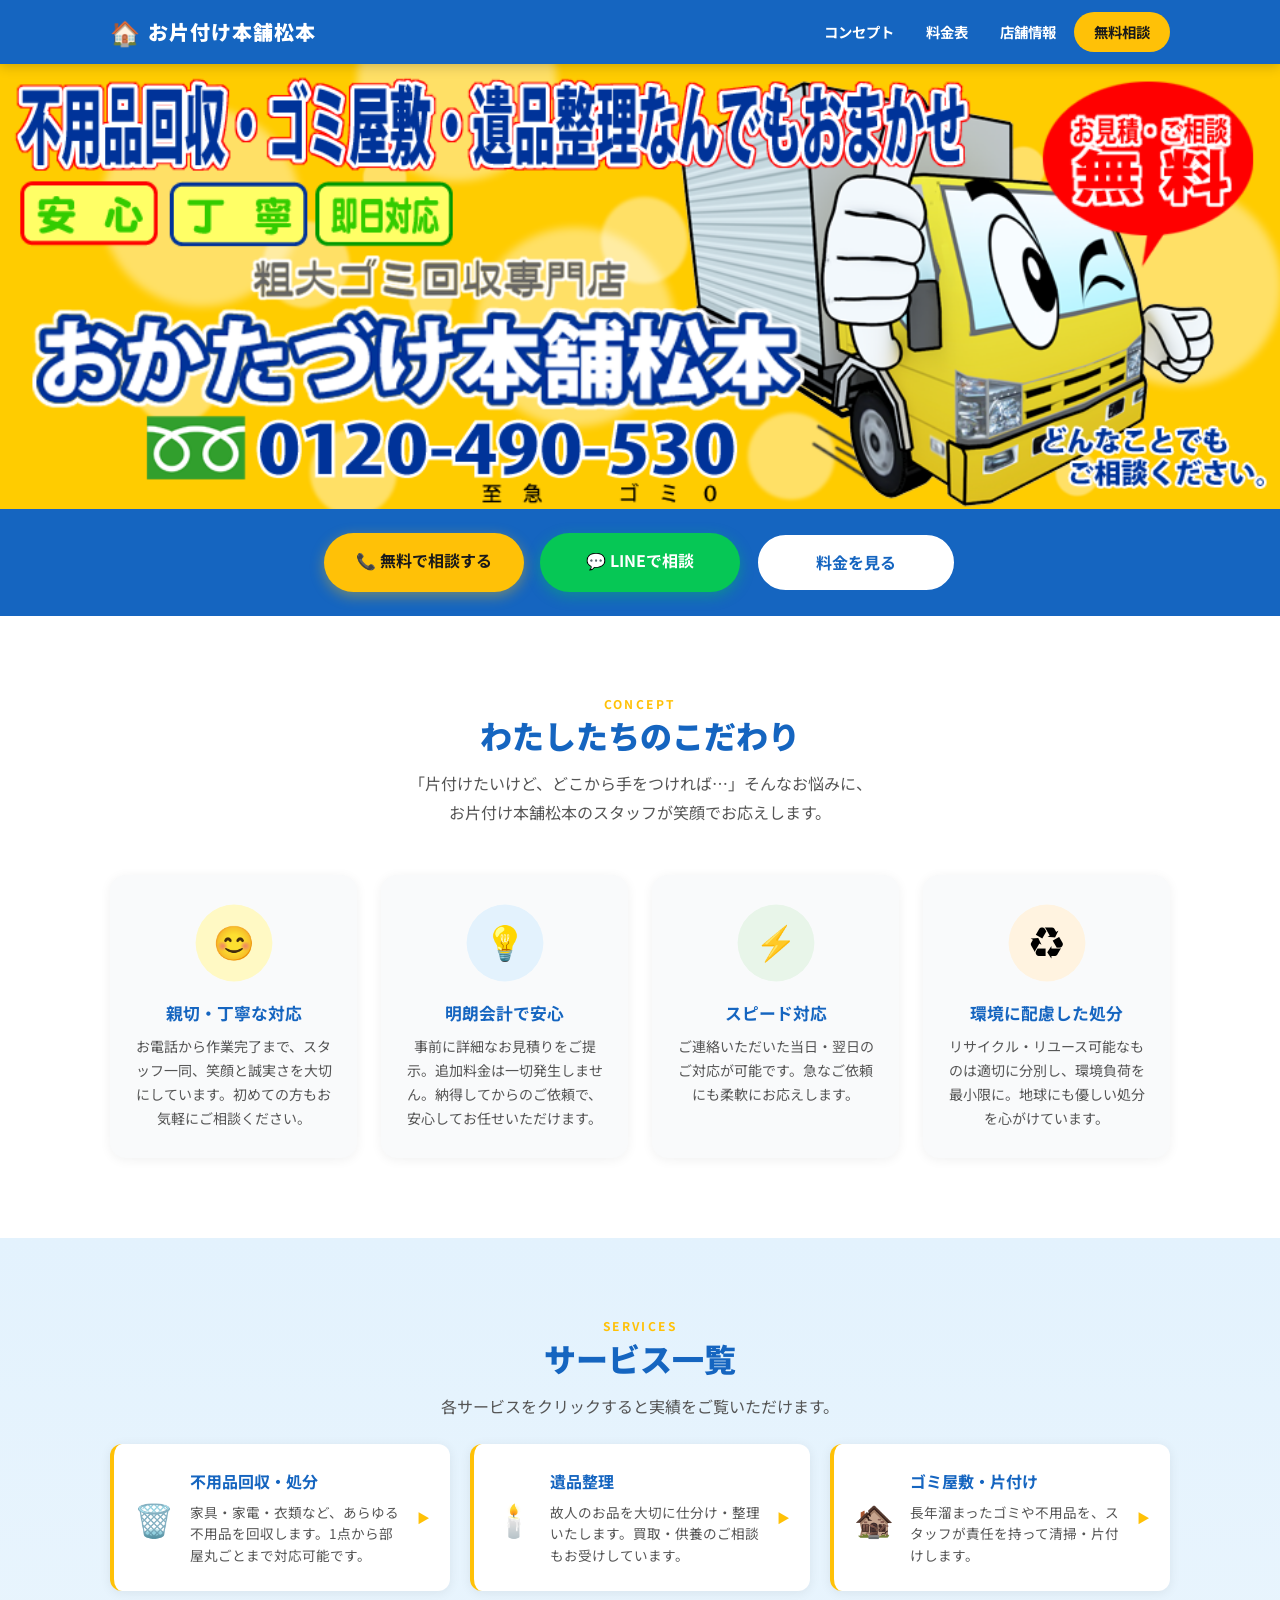
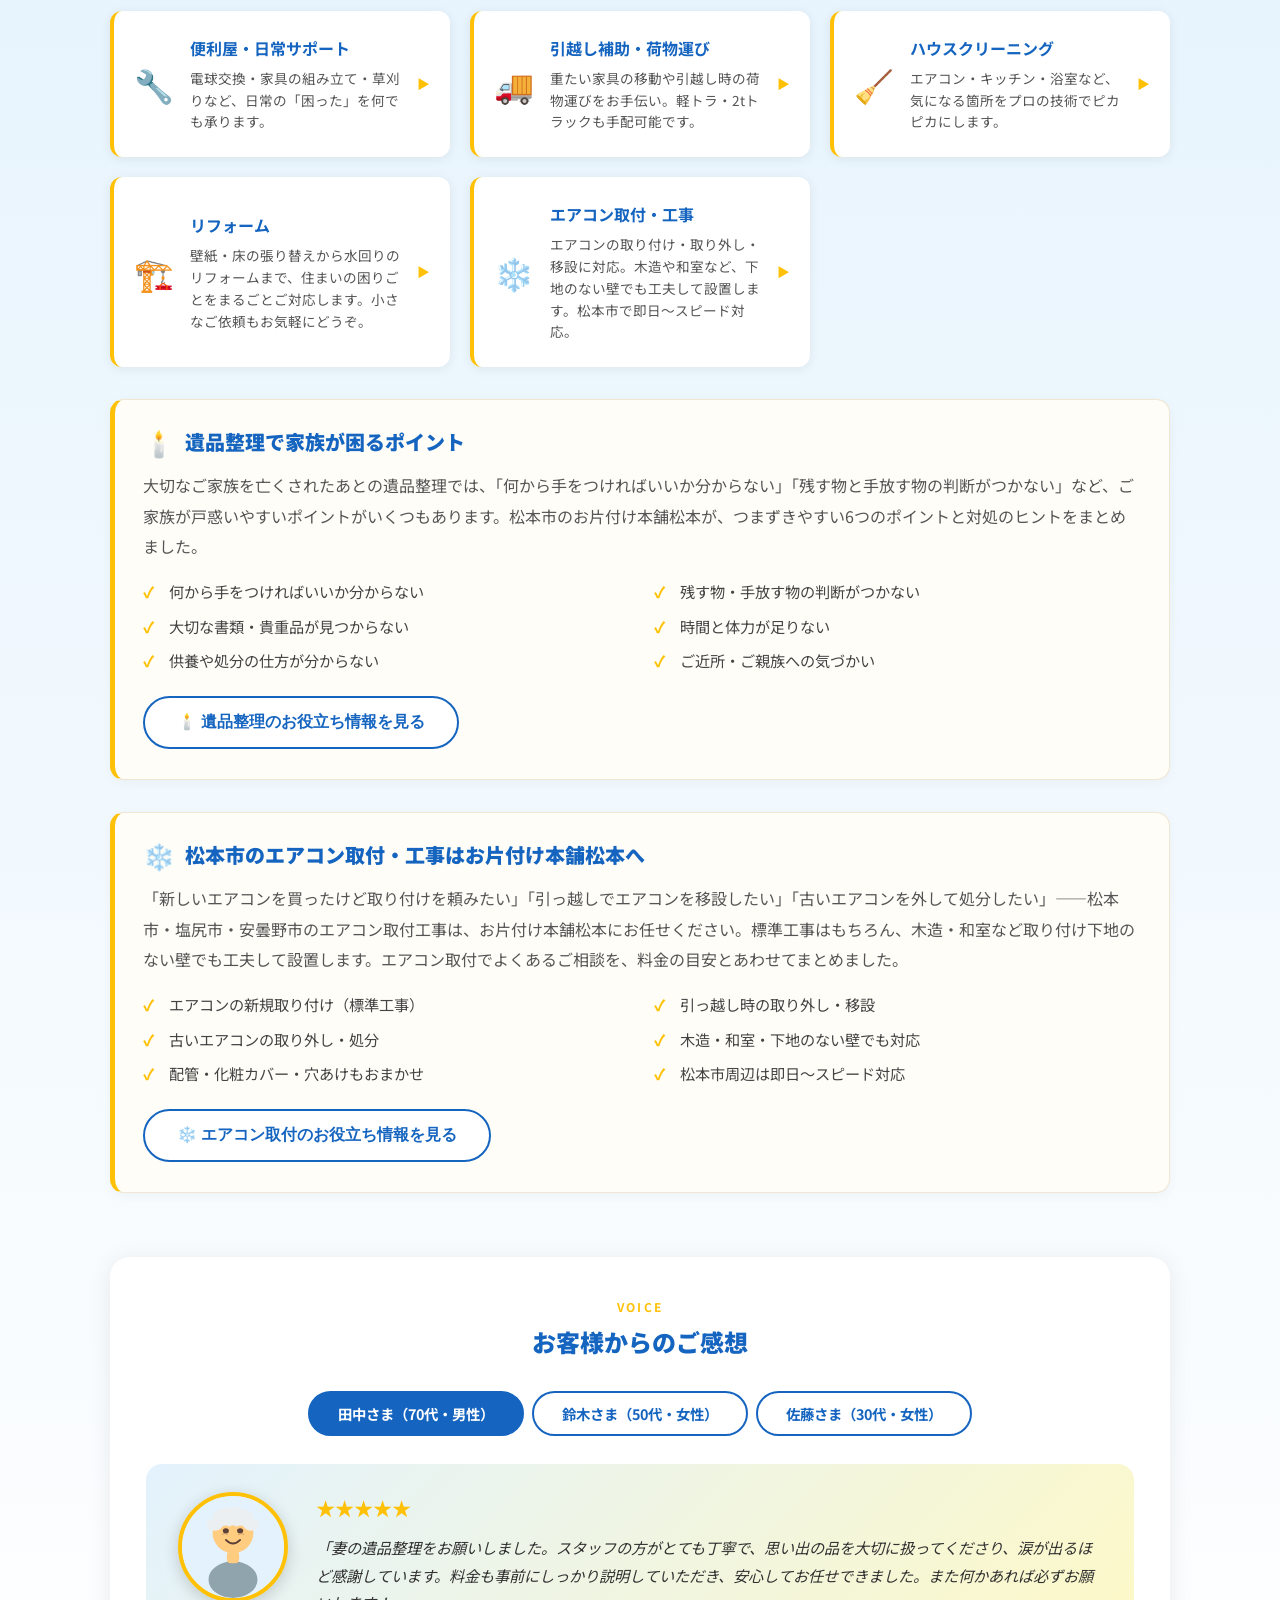
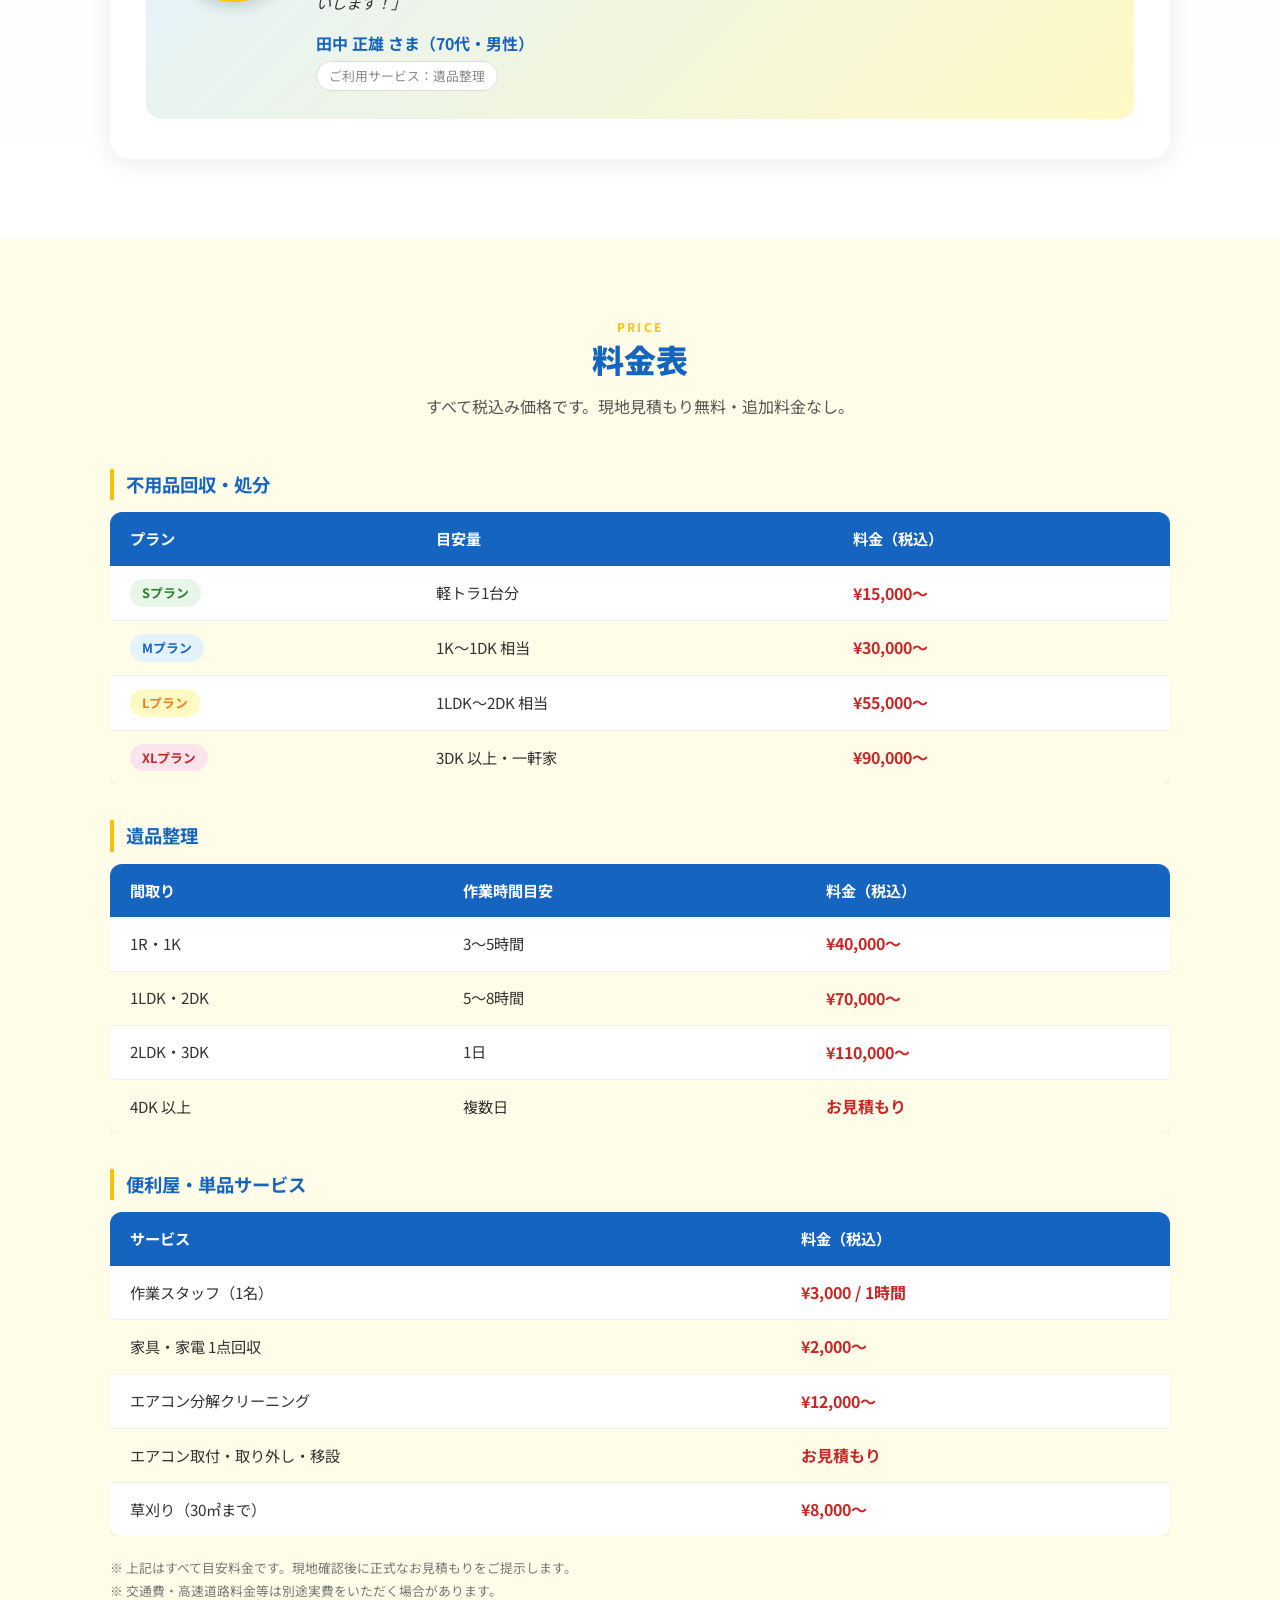
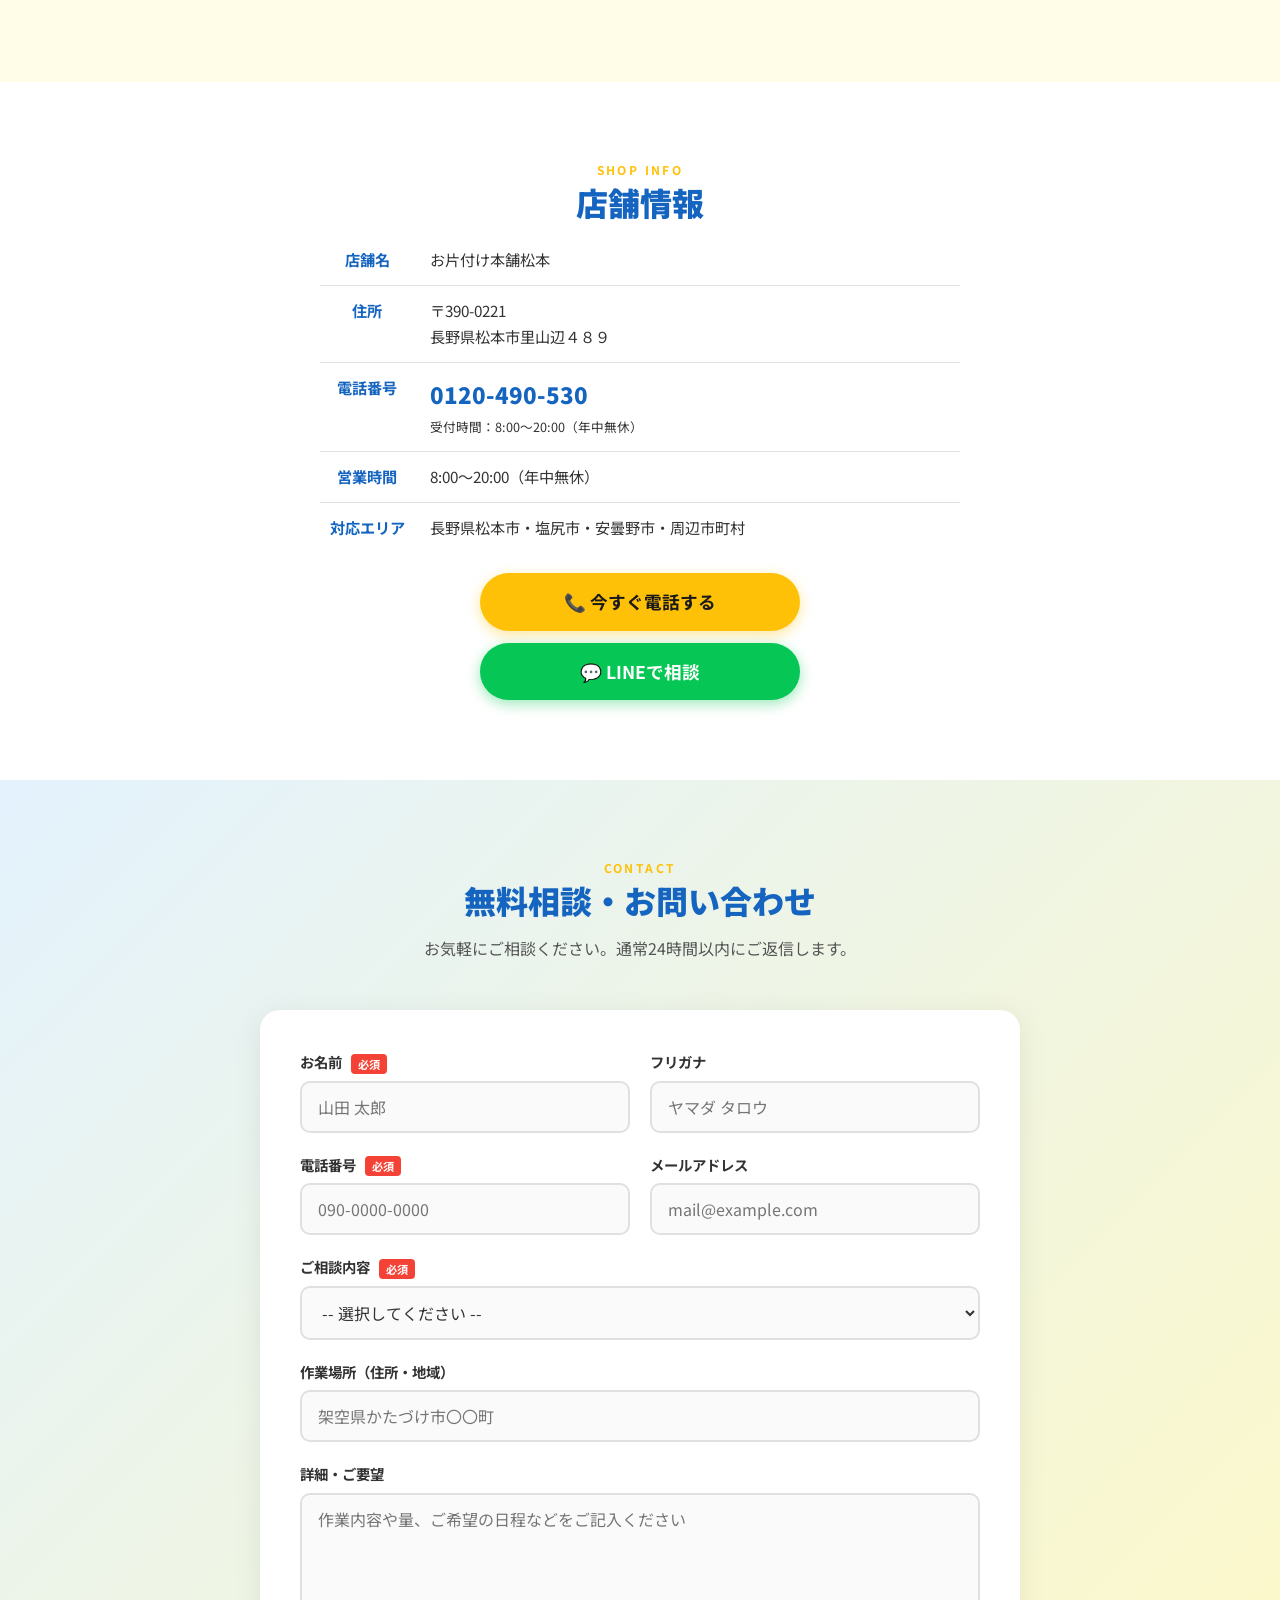
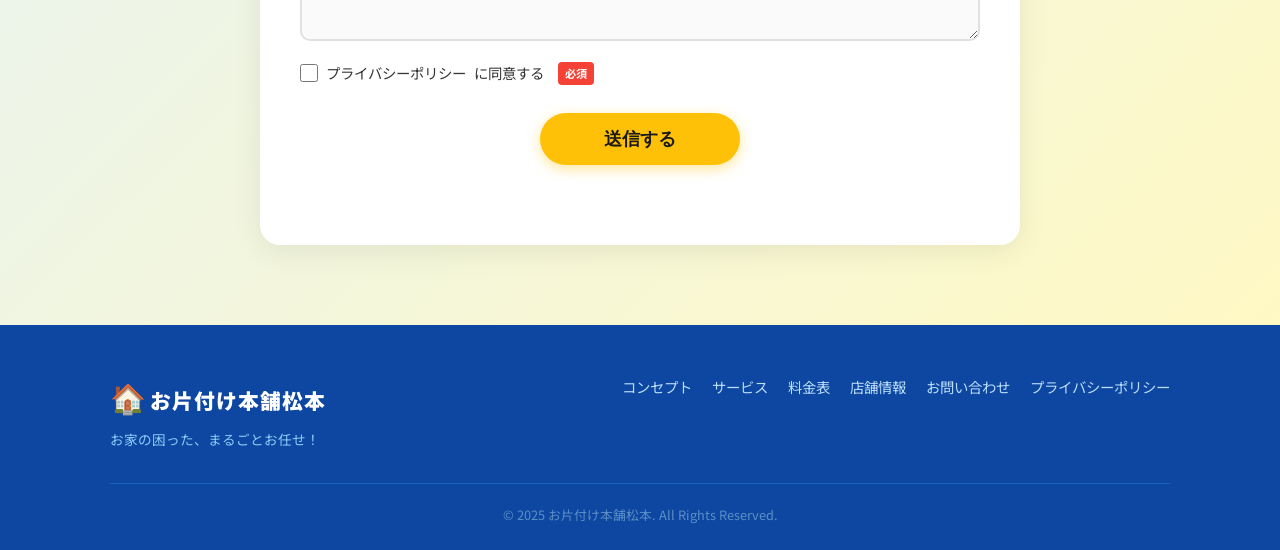
<file: index.html>
﻿<!DOCTYPE html>
<html lang="ja" prefix="og: https://ogp.me/ns#">
<head>
  <meta charset="UTF-8" />
  <meta name="viewport" content="width=device-width, initial-scale=1.0" />

  <!-- ===== SEO 基本メタ ===== -->
  <title>お片付け本舗松本｜松本市の不用品回収・遺品整理・ゴミ屋敷片付け・エアコン取付 0120-490-530</title>
  <meta name="description" content="長野県松本市の不用品回収・遺品整理・ゴミ屋敷片付け・便利屋・ハウスクリーニング・リフォーム・エアコン取付ならお片付け本舗松本にお任せ！即日対応・明朗会計・無料見積もり。0120-490-530へお気軽にどうぞ。松本市・塩尻市・安曇野市対応。" />
  <meta name="keywords" content="不用品回収 松本市,遺品整理 松本市,ゴミ屋敷 片付け 松本,便利屋 松本,ハウスクリーニング 松本,リフォーム 松本,エアコン取付 松本市,エアコン工事 松本,エアコン 移設 松本,不用品処分 長野県,粗大ゴミ 松本,お片付け本舗松本" />
  <meta name="robots" content="index, follow" />
  <meta name="author" content="お片付け本舗松本" />
  <link rel="canonical" href="https://okataduke-matsumoto.com/" />

  <!-- ===== OGP（SNSシェア用） ===== -->
  <meta property="og:type" content="website" />
  <meta property="og:title" content="お片付け本舗松本｜松本市の不用品回収・遺品整理・ゴミ屋敷片付け" />
  <meta property="og:description" content="松本市・塩尻市・安曇野市の不用品回収・遺品整理・ゴミ屋敷片付けはお片付け本舗松本へ。即日対応・無料見積もり。0120-490-530" />
  <meta property="og:url" content="https://okataduke-matsumoto.com/" />
  <meta property="og:site_name" content="お片付け本舗松本" />
  <meta property="og:image" content="https://okataduke-matsumoto.com/images/image-1780885505941.png" />
  <meta property="og:locale" content="ja_JP" />
  <meta name="twitter:card" content="summary_large_image" />
  <meta name="twitter:title" content="お片付け本舗松本｜松本市の不用品回収・遺品整理" />
  <meta name="twitter:description" content="松本市・塩尻市・安曇野市の不用品回収・遺品整理・ゴミ屋敷片付けはお片付け本舗松本へ。即日対応・無料見積もり。0120-490-530" />
  <meta name="twitter:image" content="https://okataduke-matsumoto.com/images/image-1780885505941.png" />

  <!-- ===== 構造化データ（JSON-LD） ===== -->
  <script type="application/ld+json">
  {
    "@context": "https://schema.org",
    "@type": "LocalBusiness",
    "name": "お片付け本舗松本",
    "description": "松本市・塩尻市・安曇野市の不用品回収・遺品整理・ゴミ屋敷片付け・便利屋・ハウスクリーニング・リフォームを行う専門店",
    "url": "https://okataduke-matsumoto.com/",
    "telephone": "0120-490-530",
    "address": {
      "@type": "PostalAddress",
      "streetAddress": "里山辺４８９",
      "addressLocality": "松本市",
      "addressRegion": "長野県",
      "postalCode": "390-0221",
      "addressCountry": "JP"
    },
    "geo": {
      "@type": "GeoCoordinates",
      "latitude": 36.2048,
      "longitude": 137.9671
    },
    "openingHoursSpecification": {
      "@type": "OpeningHoursSpecification",
      "dayOfWeek": ["Monday","Tuesday","Wednesday","Thursday","Friday","Saturday","Sunday"],
      "opens": "08:00",
      "closes": "20:00"
    },
    "priceRange": "¥¥",
    "image": "https://okataduke-matsumoto.com/images/image-1780885505941.png",
    "areaServed": ["松本市","塩尻市","安曇野市"],
    "serviceType": ["不用品回収","遺品整理","ゴミ屋敷片付け","便利屋","ハウスクリーニング","リフォーム","エアコン取付・工事"],
    "hasMap": "https://maps.google.com/?q=長野県松本市里山辺489"
  }
  </script>

  <link rel="icon" href="images/favicon.svg" type="image/svg+xml">
  <link rel="stylesheet" href="css/style.css?v=6" />
  <link rel="preconnect" href="https://fonts.googleapis.com" />
  <link rel="preconnect" href="https://fonts.gstatic.com" crossorigin />
  <link href="https://fonts.googleapis.com/css2?family=Noto+Sans+JP:wght@400;700;900&display=swap" rel="stylesheet" />
</head>
<body>

  <!-- ========== ヘッダー / ナビ ========== -->
  <header class="site-header">
    <div class="header-inner">
      <div class="logo">
        <span class="logo-icon">🏠</span>
        <span class="logo-text">お片付け本舗松本</span>
      </div>
      <button class="hamburger" id="hamburger" aria-label="メニューを開く">
        <span></span><span></span><span></span>
      </button>
      <nav class="global-nav" id="global-nav">
        <ul>
          <li><a href="#concept">コンセプト</a></li>
          <li><a href="#price">料金表</a></li>
          <li><a href="#shop">店舗情報</a></li>
          <li><a href="#contact" class="nav-cta">無料相談</a></li>
        </ul>
      </nav>
    </div>
  </header>

  <!-- ========== トップバナー ========== -->
  <div class="top-banner">
    <img src="images/image-1780885505941.png" alt="松本市の不用品回収・ゴミ屋敷片付け・遺品整理はお片付け本舗松本へ。0120-490-530 即日対応・無料見積もり" width="960" height="200" loading="eager" />
  </div>

  <!-- ========== CTA ボタンエリア ========== -->
  <div class="hero-cta-bar">
    <a href="tel:0120490530" class="btn btn-primary">📞 無料で相談する</a>
    <a href="https://line.me/R/ti/p/@371yrdnm" class="btn btn-line" target="_blank" rel="noopener">💬 LINEで相談</a>
    <a href="#price" class="btn btn-secondary">料金を見る</a>
  </div>

  <!-- ========== ヒーロー ========== -->
  <section class="hero" id="top">
    <div class="hero-bg">
      <!-- SVGイラスト（家とトラック） -->
      <svg class="hero-illust" viewBox="0 0 800 400" xmlns="http://www.w3.org/2000/svg" aria-hidden="true">
        <!-- 空 -->
        <rect width="800" height="400" fill="#e8f4fd"/>
        <!-- 雲 -->
        <ellipse cx="150" cy="80" rx="70" ry="35" fill="white" opacity="0.9"/>
        <ellipse cx="200" cy="65" rx="55" ry="30" fill="white" opacity="0.9"/>
        <ellipse cx="100" cy="75" rx="50" ry="28" fill="white" opacity="0.9"/>
        <ellipse cx="600" cy="60" rx="60" ry="28" fill="white" opacity="0.85"/>
        <ellipse cx="650" cy="48" rx="50" ry="25" fill="white" opacity="0.85"/>
        <ellipse cx="555" cy="58" rx="45" ry="22" fill="white" opacity="0.85"/>
        <!-- 太陽 -->
        <circle cx="700" cy="90" r="45" fill="#FFD700" opacity="0.9"/>
        <circle cx="700" cy="90" r="38" fill="#FFC200"/>
        <!-- 地面 -->
        <rect y="310" width="800" height="90" fill="#8BC34A"/>
        <rect y="340" width="800" height="60" fill="#7CB342"/>
        <!-- 道路 -->
        <rect y="330" width="800" height="40" fill="#90A4AE"/>
        <rect x="370" y="345" width="60" height="8" fill="white" rx="4"/>
        <!-- 家 -->
        <rect x="50" y="200" width="180" height="130" fill="#FFF9C4" rx="4"/>
        <polygon points="50,200 140,120 230,200" fill="#F9A825"/>
        <rect x="110" y="245" width="60" height="85" fill="#8D6E63" rx="3"/>
        <rect x="70" y="225" width="45" height="45" fill="#81D4FA" rx="3"/>
        <rect x="165" y="225" width="45" height="45" fill="#81D4FA" rx="3"/>
        <!-- 窓の格子 -->
        <line x1="92" y1="225" x2="92" y2="270" stroke="#B0BEC5" stroke-width="1.5"/>
        <line x1="70" y1="247" x2="115" y2="247" stroke="#B0BEC5" stroke-width="1.5"/>
        <line x1="187" y1="225" x2="187" y2="270" stroke="#B0BEC5" stroke-width="1.5"/>
        <line x1="165" y1="247" x2="210" y2="247" stroke="#B0BEC5" stroke-width="1.5"/>
        <!-- 木 -->
        <rect x="258" y="260" width="12" height="70" fill="#795548"/>
        <circle cx="264" cy="235" r="38" fill="#66BB6A"/>
        <circle cx="240" cy="255" r="28" fill="#81C784"/>
        <circle cx="290" cy="250" r="30" fill="#4CAF50"/>
        <!-- トラック -->
        <rect x="430" y="260" width="240" height="80" fill="#1565C0" rx="8"/>
        <rect x="600" y="225" width="70" height="115" fill="#1976D2" rx="6"/>
        <!-- キャビン窓 -->
        <rect x="608" y="235" width="52" height="40" fill="#81D4FA" rx="4"/>
        <!-- タイヤ -->
        <circle cx="480" cy="345" r="22" fill="#37474F"/>
        <circle cx="480" cy="345" r="13" fill="#607D8B"/>
        <circle cx="600" cy="345" r="22" fill="#37474F"/>
        <circle cx="600" cy="345" r="13" fill="#607D8B"/>
        <circle cx="650" cy="345" r="22" fill="#37474F"/>
        <circle cx="650" cy="345" r="13" fill="#607D8B"/>
        <!-- トラックのロゴ -->
        <text x="490" y="310" font-size="20" fill="white" font-family="sans-serif" font-weight="bold">お片付け本舗松本</text>
        <!-- 荷物ダンボール -->
        <rect x="445" y="230" width="50" height="40" fill="#FFCC80" rx="3"/>
        <rect x="505" y="215" width="55" height="55" fill="#FFB74D" rx="3"/>
        <rect x="565" y="235" width="45" height="35" fill="#FFA726" rx="3"/>
        <line x1="445" y1="250" x2="495" y2="250" stroke="#E65100" stroke-width="1.5"/>
        <line x1="470" y1="230" x2="470" y2="270" stroke="#E65100" stroke-width="1.5"/>
        <line x1="505" y1="242" x2="560" y2="242" stroke="#E65100" stroke-width="1.5"/>
        <line x1="532" y1="215" x2="532" y2="270" stroke="#E65100" stroke-width="1.5"/>
        <!-- 人物（スタッフ）-->
        <circle cx="390" cy="270" r="18" fill="#FFCC80"/>
        <rect x="373" y="288" width="34" height="42" fill="#1565C0" rx="4"/>
        <rect x="365" y="290" width="14" height="28" fill="#1565C0" rx="4"/>
        <rect x="407" y="290" width="14" height="28" fill="#1565C0" rx="4"/>
        <rect x="378" y="330" width="13" height="30" fill="#37474F" rx="3"/>
        <rect x="395" y="330" width="13" height="30" fill="#37474F" rx="3"/>
        <!-- ヘルメット -->
        <ellipse cx="390" cy="258" rx="20" ry="14" fill="#F9A825"/>
      </svg>
    </div>
    <div class="hero-content">
      <p class="hero-sub">不用品処分・遺品整理・便利屋サービス</p>
      <h1 class="hero-title">お家の困った、<br>まるごとお任せ！</h1>
      <p class="hero-desc">
        即日対応・明朗会計・丁寧な作業で<br>
        地域のみなさまのお悩みを解決します
      </p>
      <div class="hero-btns">
        <a href="tel:0120490530" class="btn btn-primary">📞 無料で相談する</a>
        <a href="#price" class="btn btn-secondary">料金を見る</a>
      </div>
      <div class="hero-badges">
        <span class="badge">📞 即日対応</span>
        <span class="badge">💰 明朗会計</span>
        <span class="badge">♻️ エコ回収</span>
      </div>
    </div>
  </section>

  <!-- ========== コンセプト ========== -->
  <section class="concept" id="concept">
    <div class="container">
      <h2 class="section-title">
        <span class="title-en">CONCEPT</span>
        わたしたちのこだわり
      </h2>
      <p class="section-lead">
        「片付けたいけど、どこから手をつければ…」そんなお悩みに、<br class="pc-only">
        お片付け本舗松本のスタッフが笑顔でお応えします。
      </p>
      <div class="concept-grid">
        <div class="concept-card">
          <div class="concept-illust">
            <svg viewBox="0 0 100 100" xmlns="http://www.w3.org/2000/svg">
              <circle cx="50" cy="50" r="48" fill="#FFF9C4"/>
              <text x="50" y="65" text-anchor="middle" font-size="42">😊</text>
            </svg>
          </div>
          <h3>親切・丁寧な対応</h3>
          <p>お電話から作業完了まで、スタッフ一同、笑顔と誠実さを大切にしています。初めての方もお気軽にご相談ください。</p>
        </div>
        <div class="concept-card">
          <div class="concept-illust">
            <svg viewBox="0 0 100 100" xmlns="http://www.w3.org/2000/svg">
              <circle cx="50" cy="50" r="48" fill="#E3F2FD"/>
              <text x="50" y="65" text-anchor="middle" font-size="42">💡</text>
            </svg>
          </div>
          <h3>明朗会計で安心</h3>
          <p>事前に詳細なお見積りをご提示。追加料金は一切発生しません。納得してからのご依頼で、安心してお任せいただけます。</p>
        </div>
        <div class="concept-card">
          <div class="concept-illust">
            <svg viewBox="0 0 100 100" xmlns="http://www.w3.org/2000/svg">
              <circle cx="50" cy="50" r="48" fill="#E8F5E9"/>
              <text x="50" y="65" text-anchor="middle" font-size="42">⚡</text>
            </svg>
          </div>
          <h3>スピード対応</h3>
          <p>ご連絡いただいた当日・翌日のご対応が可能です。急なご依頼にも柔軟にお応えします。</p>
        </div>
        <div class="concept-card">
          <div class="concept-illust">
            <svg viewBox="0 0 100 100" xmlns="http://www.w3.org/2000/svg">
              <circle cx="50" cy="50" r="48" fill="#FFF3E0"/>
              <text x="50" y="65" text-anchor="middle" font-size="42">♻️</text>
            </svg>
          </div>
          <h3>環境に配慮した処分</h3>
          <p>リサイクル・リユース可能なものは適切に分別し、環境負荷を最小限に。地球にも優しい処分を心がけています。</p>
        </div>
      </div>
    </div>
  </section>

  <!-- ========== サービス一覧 ========== -->
  <section class="services" id="services">
    <div class="container">
      <h2 class="section-title">
        <span class="title-en">SERVICES</span>
        サービス一覧
      </h2>
      <p class="section-lead service-lead">各サービスをクリックすると実績をご覧いただけます。</p>
      <div class="service-list">
        <div class="service-item" data-service="fuyo" role="button" tabindex="0">
          <span class="service-icon">🗑️</span>
          <div>
            <h3>不用品回収・処分</h3>
            <p>家具・家電・衣類など、あらゆる不用品を回収します。1点から部屋丸ごとまで対応可能です。</p>
          </div>
          <span class="service-arrow">▶</span>
        </div>
        <div class="service-item" data-service="ihin" role="button" tabindex="0">
          <span class="service-icon">🕯️</span>
          <div>
            <h3>遺品整理</h3>
            <p>故人のお品を大切に仕分け・整理いたします。買取・供養のご相談もお受けしています。</p>
          </div>
          <span class="service-arrow">▶</span>
        </div>
        <div class="service-item" data-service="gomi" role="button" tabindex="0">
          <span class="service-icon">🏚️</span>
          <div>
            <h3>ゴミ屋敷・片付け</h3>
            <p>長年溜まったゴミや不用品を、スタッフが責任を持って清掃・片付けします。</p>
          </div>
          <span class="service-arrow">▶</span>
        </div>
        <div class="service-item" data-service="benriya" role="button" tabindex="0">
          <span class="service-icon">🔧</span>
          <div>
            <h3>便利屋・日常サポート</h3>
            <p>電球交換・家具の組み立て・草刈りなど、日常の「困った」を何でも承ります。</p>
          </div>
          <span class="service-arrow">▶</span>
        </div>
        <div class="service-item" data-service="hikkoshi" role="button" tabindex="0">
          <span class="service-icon">🚚</span>
          <div>
            <h3>引越し補助・荷物運び</h3>
            <p>重たい家具の移動や引越し時の荷物運びをお手伝い。軽トラ・2tトラックも手配可能です。</p>
          </div>
          <span class="service-arrow">▶</span>
        </div>
        <div class="service-item" data-service="cleaning" role="button" tabindex="0">
          <span class="service-icon">🧹</span>
          <div>
            <h3>ハウスクリーニング</h3>
            <p>エアコン・キッチン・浴室など、気になる箇所をプロの技術でピカピカにします。</p>
          </div>
          <span class="service-arrow">▶</span>
        </div>
        <div class="service-item" data-service="reform" role="button" tabindex="0">
          <span class="service-icon">🏗️</span>
          <div>
            <h3>リフォーム</h3>
            <p>壁紙・床の張り替えから水回りのリフォームまで、住まいの困りごとをまるごとご対応します。小さなご依頼もお気軽にどうぞ。</p>
          </div>
          <span class="service-arrow">▶</span>
        </div>
        <div class="service-item" data-service="aircon" role="button" tabindex="0">
          <span class="service-icon">❄️</span>
          <div>
            <h3>エアコン取付・工事</h3>
            <p>エアコンの取り付け・取り外し・移設に対応。木造や和室など、下地のない壁でも工夫して設置します。松本市で即日〜スピード対応。</p>
          </div>
          <span class="service-arrow">▶</span>
        </div>
      </div>

      <!-- ========== 遺品整理お役立ち情報（導入・常時表示／SEO用） ========== -->
      <div class="ihin-teaser">
        <div class="ihin-teaser-head">
          <span class="ihin-teaser-icon">🕯️</span>
          <h3>遺品整理で家族が困るポイント</h3>
        </div>
        <p class="ihin-teaser-lead">
          大切なご家族を亡くされたあとの遺品整理では、「何から手をつければいいか分からない」「残す物と手放す物の判断がつかない」など、ご家族が戸惑いやすいポイントがいくつもあります。松本市のお片付け本舗松本が、つまずきやすい6つのポイントと対処のヒントをまとめました。
        </p>
        <ul class="ihin-teaser-list">
          <li>何から手をつければいいか分からない</li>
          <li>残す物・手放す物の判断がつかない</li>
          <li>大切な書類・貴重品が見つからない</li>
          <li>時間と体力が足りない</li>
          <li>供養や処分の仕方が分からない</li>
          <li>ご近所・ご親族への気づかい</li>
        </ul>
        <button type="button" class="btn btn-secondary ihin-teaser-btn" data-open-service="ihin">
          🕯️ 遺品整理のお役立ち情報を見る
        </button>
      </div>

      <!-- ========== エアコン取付・工事お役立ち情報（導入・常時表示／SEO用） ========== -->
      <div class="ihin-teaser">
        <div class="ihin-teaser-head">
          <span class="ihin-teaser-icon">❄️</span>
          <h3>松本市のエアコン取付・工事はお片付け本舗松本へ</h3>
        </div>
        <p class="ihin-teaser-lead">
          「新しいエアコンを買ったけど取り付けを頼みたい」「引っ越しでエアコンを移設したい」「古いエアコンを外して処分したい」——松本市・塩尻市・安曇野市のエアコン取付工事は、お片付け本舗松本にお任せください。標準工事はもちろん、木造・和室など取り付け下地のない壁でも工夫して設置します。エアコン取付でよくあるご相談を、料金の目安とあわせてまとめました。
        </p>
        <ul class="ihin-teaser-list">
          <li>エアコンの新規取り付け（標準工事）</li>
          <li>引っ越し時の取り外し・移設</li>
          <li>古いエアコンの取り外し・処分</li>
          <li>木造・和室・下地のない壁でも対応</li>
          <li>配管・化粧カバー・穴あけもおまかせ</li>
          <li>松本市周辺は即日〜スピード対応</li>
        </ul>
        <button type="button" class="btn btn-secondary ihin-teaser-btn" data-open-service="aircon">
          ❄️ エアコン取付のお役立ち情報を見る
        </button>
      </div>

      <!-- ========== お客様の声タブ ========== -->
      <div class="voice-section">
        <h3 class="voice-title">
          <span class="title-en">VOICE</span>
          お客様からのご感想
        </h3>
        <div class="voice-tabs">
          <button class="voice-tab active" data-tab="0">田中さま（70代・男性）</button>
          <button class="voice-tab" data-tab="1">鈴木さま（50代・女性）</button>
          <button class="voice-tab" data-tab="2">佐藤さま（30代・女性）</button>
        </div>
        <div class="voice-panels">

          <!-- 感想1：老人男性 -->
          <div class="voice-panel active" data-panel="0">
            <div class="voice-card">
              <div class="voice-avatar">
                <svg viewBox="0 0 100 100" xmlns="http://www.w3.org/2000/svg">
                  <circle cx="50" cy="50" r="50" fill="#E3F2FD"/>
                  <!-- 頭・顔 -->
                  <circle cx="50" cy="36" r="20" fill="#FFCC80"/>
                  <!-- 白髪 -->
                  <ellipse cx="50" cy="20" rx="20" ry="9" fill="#ECEFF1"/>
                  <ellipse cx="32" cy="28" rx="8" ry="6" fill="#ECEFF1"/>
                  <ellipse cx="68" cy="28" rx="8" ry="6" fill="#ECEFF1"/>
                  <!-- シワ -->
                  <path d="M39 38 Q42 36 45 38" stroke="#D7A86E" stroke-width="1.2" fill="none"/>
                  <path d="M55 38 Q58 36 61 38" stroke="#D7A86E" stroke-width="1.2" fill="none"/>
                  <!-- 目 -->
                  <ellipse cx="43" cy="34" rx="3" ry="2.5" fill="#5D4037"/>
                  <ellipse cx="57" cy="34" rx="3" ry="2.5" fill="#5D4037"/>
                  <!-- 眉（白眉） -->
                  <path d="M39 29 Q43 27 47 29" stroke="#ECEFF1" stroke-width="2" fill="none" stroke-linecap="round"/>
                  <path d="M53 29 Q57 27 61 29" stroke="#ECEFF1" stroke-width="2" fill="none" stroke-linecap="round"/>
                  <!-- 笑顔 -->
                  <path d="M43 43 Q50 50 57 43" stroke="#5D4037" stroke-width="1.8" fill="none" stroke-linecap="round"/>
                  <!-- 体 -->
                  <ellipse cx="50" cy="82" rx="24" ry="18" fill="#90A4AE"/>
                  <!-- 首 -->
                  <rect x="44" y="54" width="12" height="12" rx="4" fill="#FFCC80"/>
                </svg>
              </div>
              <div class="voice-content">
                <div class="voice-stars">★★★★★</div>
                <p class="voice-comment">「妻の遺品整理をお願いしました。スタッフの方がとても丁寧で、思い出の品を大切に扱ってくださり、涙が出るほど感謝しています。料金も事前にしっかり説明していただき、安心してお任せできました。また何かあれば必ずお願いします！」</p>
                <p class="voice-name">田中 正雄 さま（70代・男性）</p>
                <p class="voice-service">ご利用サービス：遺品整理</p>
              </div>
            </div>
          </div>

          <!-- 感想2：中年女性 -->
          <div class="voice-panel" data-panel="1">
            <div class="voice-card">
              <div class="voice-avatar">
                <svg viewBox="0 0 100 100" xmlns="http://www.w3.org/2000/svg">
                  <circle cx="50" cy="50" r="50" fill="#FFF9C4"/>
                  <!-- 頭・顔 -->
                  <circle cx="50" cy="36" r="20" fill="#FFAB91"/>
                  <!-- 髪（ミディアム・黒） -->
                  <ellipse cx="50" cy="19" rx="20" ry="10" fill="#4E342E"/>
                  <ellipse cx="30" cy="34" rx="8" ry="14" fill="#4E342E"/>
                  <ellipse cx="70" cy="34" rx="8" ry="14" fill="#4E342E"/>
                  <!-- 目 -->
                  <ellipse cx="43" cy="34" rx="3.5" ry="3" fill="#3E2723"/>
                  <ellipse cx="57" cy="34" rx="3.5" ry="3" fill="#3E2723"/>
                  <!-- まつ毛 -->
                  <path d="M40 31 Q43 29 46 31" stroke="#3E2723" stroke-width="1.5" fill="none"/>
                  <path d="M54 31 Q57 29 60 31" stroke="#3E2723" stroke-width="1.5" fill="none"/>
                  <!-- 眉 -->
                  <path d="M39 28 Q43 26 47 28" stroke="#4E342E" stroke-width="2" fill="none" stroke-linecap="round"/>
                  <path d="M53 28 Q57 26 61 28" stroke="#4E342E" stroke-width="2" fill="none" stroke-linecap="round"/>
                  <!-- ほほ紅 -->
                  <ellipse cx="38" cy="40" rx="5" ry="3" fill="#FFCDD2" opacity=".6"/>
                  <ellipse cx="62" cy="40" rx="5" ry="3" fill="#FFCDD2" opacity=".6"/>
                  <!-- 笑顔 -->
                  <path d="M43 44 Q50 51 57 44" stroke="#5D4037" stroke-width="1.8" fill="none" stroke-linecap="round"/>
                  <!-- 体 -->
                  <ellipse cx="50" cy="82" rx="24" ry="18" fill="#F48FB1"/>
                  <rect x="44" y="54" width="12" height="12" rx="4" fill="#FFAB91"/>
                </svg>
              </div>
              <div class="voice-content">
                <div class="voice-stars">★★★★★</div>
                <p class="voice-comment">「引越し前の不用品整理でお世話になりました。大量の家具や家電があってどうなるかと思いましたが、スタッフ3名が手際よく作業してくださり、半日で片付きました。見積もりも明確で追加料金なしで安心でした。友人にも紹介したいと思います！」</p>
                <p class="voice-name">鈴木 久美子 さま（50代・女性）</p>
                <p class="voice-service">ご利用サービス：不用品回収・処分</p>
              </div>
            </div>
          </div>

          <!-- 感想3：若い奥様 -->
          <div class="voice-panel" data-panel="2">
            <div class="voice-card">
              <div class="voice-avatar">
                <svg viewBox="0 0 100 100" xmlns="http://www.w3.org/2000/svg">
                  <circle cx="50" cy="50" r="50" fill="#E8F5E9"/>
                  <!-- 頭・顔 -->
                  <circle cx="50" cy="36" r="20" fill="#FFE0B2"/>
                  <!-- 髪（ロング・黒） -->
                  <ellipse cx="50" cy="18" rx="20" ry="10" fill="#212121"/>
                  <rect x="30" y="20" width="8" height="28" rx="4" fill="#212121"/>
                  <rect x="62" y="20" width="8" height="28" rx="4" fill="#212121"/>
                  <ellipse cx="50" cy="17" rx="20" ry="8" fill="#212121"/>
                  <!-- 目 -->
                  <ellipse cx="43" cy="34" rx="3.5" ry="3.2" fill="#3E2723"/>
                  <ellipse cx="57" cy="34" rx="3.5" ry="3.2" fill="#3E2723"/>
                  <!-- まつ毛 -->
                  <path d="M39 30 Q43 28 47 30" stroke="#212121" stroke-width="2" fill="none"/>
                  <path d="M53 30 Q57 28 61 30" stroke="#212121" stroke-width="2" fill="none"/>
                  <!-- 眉 -->
                  <path d="M40 27 Q43 25.5 46 27" stroke="#212121" stroke-width="1.5" fill="none" stroke-linecap="round"/>
                  <path d="M54 27 Q57 25.5 60 27" stroke="#212121" stroke-width="1.5" fill="none" stroke-linecap="round"/>
                  <!-- ほほ紅 -->
                  <ellipse cx="37" cy="40" rx="5" ry="3" fill="#FFCDD2" opacity=".7"/>
                  <ellipse cx="63" cy="40" rx="5" ry="3" fill="#FFCDD2" opacity=".7"/>
                  <!-- 笑顔・歯 -->
                  <path d="M43 44 Q50 52 57 44" stroke="#5D4037" stroke-width="1.8" fill="none" stroke-linecap="round"/>
                  <!-- 体（エプロン風） -->
                  <ellipse cx="50" cy="82" rx="24" ry="18" fill="#81D4FA"/>
                  <rect x="44" y="54" width="12" height="12" rx="4" fill="#FFE0B2"/>
                </svg>
              </div>
              <div class="voice-content">
                <div class="voice-stars">★★★★★</div>
                <p class="voice-comment">「長年放置してしまった部屋の片付けをお願いしました。恥ずかしくてなかなか頼めなかったのですが、スタッフの方が全く嫌な顔をせずにテキパキと作業してくださり、本当に助かりました。部屋がすっきりして気持ちも楽になりました。ありがとうございました！」</p>
                <p class="voice-name">佐藤 さやか さま（30代・女性）</p>
                <p class="voice-service">ご利用サービス：ゴミ屋敷・片付け</p>
              </div>
            </div>
          </div>

        </div><!-- /voice-panels -->
      </div><!-- /voice-section -->
    </div>
  </section>

  <!-- ========== 実績モーダル ========== -->
  <div class="modal-overlay" id="modal-overlay" role="dialog" aria-modal="true" aria-labelledby="modal-title">
    <div class="modal">
      <div class="modal-header">
        <h2 class="modal-title" id="modal-title"></h2>
        <button class="modal-close" id="modal-close" aria-label="閉じる">✕</button>
      </div>
      <div class="modal-body">
        <!-- サービス別のお役立ち情報（JSでテンプレートを差し込む） -->
        <div class="modal-info" id="modal-info"></div>
        <div class="modal-gallery" id="modal-gallery">
          <!-- 実績カードがJSで挿入される -->
        </div>
        <div class="modal-empty" id="modal-empty">
          <p>まだ実績が登録されていません。</p>
        </div>
      </div>
    </div>
  </div>

  <!-- ========== モーダル内お役立ち情報（SEOのためDOMに配置。JSで複製して表示） ========== -->
  <div id="info-ihin" class="service-info" hidden>
    <div class="ihin-info">
      <figure class="ihin-info-figure">
        <img src="images/ihin-column.svg" width="640" height="400" loading="lazy"
             alt="遺品整理で思い出の品を家族が丁寧に仕分けしているイラスト" />
        <figcaption class="ihin-info-cap">思い出の品は、ひとつずつ丁寧に。</figcaption>
      </figure>

      <p class="ihin-info-lead">
        大切なご家族を亡くされたあと、いざ遺品整理を始めると「思っていたより大変…」というお声をよくいただきます。ここでは、ご家族が実際につまずきやすいポイントと、その対処のヒントをまとめました。
      </p>

      <ul class="ihin-points">
        <li class="ihin-point">
          <span class="ihin-point-num">1</span>
          <div>
            <h3>何から手をつければいいか分からない</h3>
            <p>お部屋いっぱいの品物を前にすると、どこから始めればよいか迷ってしまいます。気持ちの整理もつかず、作業が止まってしまうことも少なくありません。まずは「残す・処分・保留」の3つに大きく分けるところから始めると進めやすくなります。</p>
          </div>
        </li>
        <li class="ihin-point">
          <span class="ihin-point-num">2</span>
          <div>
            <h3>残す物・手放す物の判断がつかない</h3>
            <p>思い出の品ほど手放しづらく、ご家族の間で意見が分かれてトラブルになりやすいポイントです。判断に迷うものは無理に決めず、一度「保留ボックス」にまとめておくと、あとで落ち着いて話し合えます。</p>
          </div>
        </li>
        <li class="ihin-point">
          <span class="ihin-point-num">3</span>
          <div>
            <h3>大切な書類・貴重品が見つからない</h3>
            <p>通帳・保険証券・権利書・年金手帳・現金などが家中に分散していることがあります。相続にも関わる大切なものなので、誤って処分しないよう、貴重品は最初に一か所へ集めておくのがおすすめです。</p>
          </div>
        </li>
        <li class="ihin-point">
          <span class="ihin-point-num">4</span>
          <div>
            <h3>時間と体力が足りない</h3>
            <p>遠方にお住まいだったり、お仕事やご高齢で作業が思うように進まないケースも多いです。とくに賃貸住宅は退去期限があり、間に合わないと家賃が余計にかかってしまうこともあります。</p>
          </div>
        </li>
        <li class="ihin-point">
          <span class="ihin-point-num">5</span>
          <div>
            <h3>供養や処分の仕方が分からない</h3>
            <p>仏壇・神棚・お人形・お写真などは、どう扱えばよいか迷いがちです。お焚き上げやご供養が必要なものもあるため、専門の窓口に相談すると安心して手放すことができます。</p>
          </div>
        </li>
        <li class="ihin-point">
          <span class="ihin-point-num">6</span>
          <div>
            <h3>ご近所・ご親族への気づかい</h3>
            <p>大きな家具の搬出や、ご親族への連絡など、周囲への配慮も必要になります。心身ともに負担が大きい作業だからこそ、無理をせず、頼れるところは頼ることも大切です。</p>
          </div>
        </li>
      </ul>

      <div class="ihin-cta">
        <p>
          お片付け本舗松本では、故人のお品を大切に仕分け・整理し、買取・ご供養・貴重品の捜索までまとめてサポートいたします。「まず何をすればいい？」というご相談だけでも大歓迎です。
        </p>
        <div class="ihin-cta-btns">
          <a href="tel:0120490530" class="btn btn-primary">📞 無料で相談する</a>
          <a href="https://line.me/R/ti/p/@371yrdnm" class="btn btn-line" target="_blank" rel="noopener">💬 LINEで相談</a>
        </div>
      </div>
    </div>
  </div>

  <!-- ========== モーダル内お役立ち情報：エアコン取付（SEOのためDOMに配置。JSで複製して表示） ========== -->
  <div id="info-aircon" class="service-info" hidden>
    <div class="ihin-info">
      <figure class="ihin-info-figure">
        <img src="images/jisseki/aircon1-after.jpg" width="640" height="480" loading="lazy"
             alt="松本市の洋室にエアコンをすっきり取り付けた施工後の様子" />
        <figcaption class="ihin-info-cap">松本市内でのエアコン取付。お部屋になじむよう、すっきり仕上げます。</figcaption>
      </figure>

      <p class="ihin-info-lead">
        エアコンは「買って終わり」ではなく、正しく取り付けてはじめて本来の力を発揮します。お片付け本舗松本では、松本市・塩尻市・安曇野市を中心に、エアコンの取り付け・取り外し・移設をまるごとお引き受けしています。ここでは、ご依頼の前に知っておくと安心なポイントを、分かりやすくまとめました。
      </p>

      <ul class="ihin-points">
        <li class="ihin-point">
          <span class="ihin-point-num">1</span>
          <div>
            <h3>エアコン取付ってどんな作業をするの？</h3>
            <p>取り付けは、室内機を壁に固定し、壁に配管用の穴（貫通穴）をあけて、室外機とつなぐ配管・配線を通す作業です。最後に「真空引き」という空気やゴミを抜く作業をして、試運転で冷暖房がきちんと効くか確認します。この一連の流れが「標準工事」です。お片付け本舗松本ではこの標準工事をまるっと対応します。</p>
          </div>
        </li>
        <li class="ihin-point">
          <span class="ihin-point-num">2</span>
          <div>
            <h3>木造・和室・下地のない壁でも取り付けOK</h3>
            <p>古いお家や和室では、エアコンを固定できる下地（丈夫な壁の芯）がないことがあります。そんなときも、取り付け用の板や棚を造作して、しっかり固定できるように工夫します。「うちは木造だけど付けられる？」というお悩みも、まずはご相談ください。実際に、お客様自作の棚を活かして設置した事例もあります（下の実績をご覧ください）。</p>
          </div>
        </li>
        <li class="ihin-point">
          <span class="ihin-point-num">3</span>
          <div>
            <h3>追加費用になりやすいポイント</h3>
            <p>配管を長く延ばす場合、外の配管を隠す「化粧カバー」を付ける場合、コンセントの形が合わずに交換が必要な場合などは、標準工事に追加の費用がかかることがあります。現地でしっかり確認し、作業前にお見積もりをご提示するので、後から高額になる心配はありません。</p>
          </div>
        </li>
        <li class="ihin-point">
          <span class="ihin-point-num">4</span>
          <div>
            <h3>取り外し・移設・処分もまとめて</h3>
            <p>引っ越しでエアコンを外して新居に付け直したい、古いエアコンを外して処分したい、といったご依頼もお任せください。取り外しから運搬、取り付け、不要になった本体の回収・処分まで、一括で対応できます。別々の業者に頼む手間がかかりません。</p>
          </div>
        </li>
        <li class="ihin-point">
          <span class="ihin-point-num">5</span>
          <div>
            <h3>取り付けは「暑くなる前」がおすすめ</h3>
            <p>6〜8月の真夏はエアコン工事がいちばん混み合う時期です。「いざ使おうとしたら付いていなかった」とならないよう、春先など早めのご相談がおすすめです。もちろん、急いで付けたいというご相談にも、できる限りスピーディーに対応します。</p>
          </div>
        </li>
        <li class="ihin-point">
          <span class="ihin-point-num">6</span>
          <div>
            <h3>松本市周辺、まずは無料でご相談を</h3>
            <p>「1台だけ付けたい」「見積もりだけ知りたい」といった小さなご相談も大歓迎です。松本市・塩尻市・安曇野市を中心に、お電話・LINEでお気軽にどうぞ。写真を送っていただければ、おおよその内容もお伝えできます。</p>
          </div>
        </li>
      </ul>

      <div class="ihin-cta">
        <p>
          エアコンの取り付け・取り外し・移設のことなら、松本市のお片付け本舗松本へ。現地見積もり無料・明朗会計で、追加料金の心配なく安心してお任せいただけます。「まず相談だけ」でも大歓迎です！
        </p>
        <div class="ihin-cta-btns">
          <a href="tel:0120490530" class="btn btn-primary">📞 無料で相談する</a>
          <a href="https://line.me/R/ti/p/@371yrdnm" class="btn btn-line" target="_blank" rel="noopener">💬 LINEで相談</a>
        </div>
      </div>
    </div>
  </div>

  <!-- ========== 料金表 ========== -->
  <section class="price" id="price">
    <div class="container">
      <h2 class="section-title">
        <span class="title-en">PRICE</span>
        料金表
      </h2>
      <p class="section-lead">すべて税込み価格です。現地見積もり無料・追加料金なし。</p>

      <h3 class="price-category">不用品回収・処分</h3>
      <div class="price-table-wrap">
        <table class="price-table">
          <thead>
            <tr>
              <th>プラン</th>
              <th>目安量</th>
              <th>料金（税込）</th>
            </tr>
          </thead>
          <tbody>
            <tr>
              <td><span class="plan-tag plan-s">Sプラン</span></td>
              <td>軽トラ1台分</td>
              <td class="price-val">¥15,000〜</td>
            </tr>
            <tr>
              <td><span class="plan-tag plan-m">Mプラン</span></td>
              <td>1K〜1DK 相当</td>
              <td class="price-val">¥30,000〜</td>
            </tr>
            <tr>
              <td><span class="plan-tag plan-l">Lプラン</span></td>
              <td>1LDK〜2DK 相当</td>
              <td class="price-val">¥55,000〜</td>
            </tr>
            <tr>
              <td><span class="plan-tag plan-xl">XLプラン</span></td>
              <td>3DK 以上・一軒家</td>
              <td class="price-val">¥90,000〜</td>
            </tr>
          </tbody>
        </table>
      </div>

      <h3 class="price-category">遺品整理</h3>
      <div class="price-table-wrap">
        <table class="price-table">
          <thead>
            <tr>
              <th>間取り</th>
              <th>作業時間目安</th>
              <th>料金（税込）</th>
            </tr>
          </thead>
          <tbody>
            <tr><td>1R・1K</td><td>3〜5時間</td><td class="price-val">¥40,000〜</td></tr>
            <tr><td>1LDK・2DK</td><td>5〜8時間</td><td class="price-val">¥70,000〜</td></tr>
            <tr><td>2LDK・3DK</td><td>1日</td><td class="price-val">¥110,000〜</td></tr>
            <tr><td>4DK 以上</td><td>複数日</td><td class="price-val">お見積もり</td></tr>
          </tbody>
        </table>
      </div>

      <h3 class="price-category">便利屋・単品サービス</h3>
      <div class="price-table-wrap">
        <table class="price-table">
          <thead>
            <tr>
              <th>サービス</th>
              <th>料金（税込）</th>
            </tr>
          </thead>
          <tbody>
            <tr><td>作業スタッフ（1名）</td><td class="price-val">¥3,000 / 1時間</td></tr>
            <tr><td>家具・家電 1点回収</td><td class="price-val">¥2,000〜</td></tr>
            <tr><td>エアコン分解クリーニング</td><td class="price-val">¥12,000〜</td></tr>
            <tr><td>エアコン取付・取り外し・移設</td><td class="price-val">お見積もり</td></tr>
            <tr><td>草刈り（30㎡まで）</td><td class="price-val">¥8,000〜</td></tr>
          </tbody>
        </table>
      </div>
      <p class="price-note">※ 上記はすべて目安料金です。現地確認後に正式なお見積もりをご提示します。<br>
      ※ 交通費・高速道路料金等は別途実費をいただく場合があります。</p>
    </div>
  </section>

  <!-- ========== 店舗情報 ========== -->
  <section class="shop" id="shop">
    <div class="container">
      <h2 class="section-title">
        <span class="title-en">SHOP INFO</span>
        店舗情報
      </h2>
      <div class="shop-inner shop-inner--nomap">
        <div class="shop-info">
          <table class="info-table">
            <tr>
              <th>店舗名</th>
              <td>お片付け本舗松本</td>
            </tr>
            <tr>
              <th>住所</th>
              <td>〒390-0221<br>長野県松本市里山辺４８９</td>
            </tr>
            <tr>
              <th>電話番号</th>
              <td><a href="tel:0120490530" class="tel-link">0120-490-530</a><br>
              <small>受付時間：8:00〜20:00（年中無休）</small></td>
            </tr>

            <tr>
              <th>営業時間</th>
              <td>8:00〜20:00（年中無休）</td>
            </tr>
            <tr>
              <th>対応エリア</th>
              <td>長野県松本市・塩尻市・安曇野市・周辺市町村</td>
            </tr>
          </table>
          <div class="shop-cta-btns">
            <a href="tel:0120490530" class="btn btn-primary btn-tel">📞 今すぐ電話する</a>
            <a href="https://line.me/R/ti/p/@371yrdnm" class="btn btn-line btn-tel" target="_blank" rel="noopener">💬 LINEで相談</a>
          </div>
        </div>
      </div>
    </div>
  </section>

  <!-- ========== お問い合わせ ========== -->
  <section class="contact" id="contact">
    <div class="container">
      <h2 class="section-title">
        <span class="title-en">CONTACT</span>
        無料相談・お問い合わせ
      </h2>
      <p class="section-lead">お気軽にご相談ください。通常24時間以内にご返信します。</p>
      <div class="contact-inner">
        <form class="contact-form" id="contact-form" action="https://api.web3forms.com/submit" method="POST" novalidate>
          <!-- ▼▼▼ Web3Forms 設定 ▼▼▼ -->
          <!-- access_key は web3forms.com で「受信したいメールアドレス」を登録すると無料で発行されます（アカウント登録不要）。
               下の YOUR_WEB3FORMS_ACCESS_KEY を、発行されたキーに貼り替えてください。 -->
          <input type="hidden" name="access_key" value="cfc92c92-93af-4d74-acd5-bf45c31e6fe6" />
          <input type="hidden" name="subject" value="【お片付け本舗松本】ホームページからお問い合わせがありました" />
          <input type="hidden" name="from_name" value="お片付け本舗松本 ホームページ" />
          <!-- スパムbot対策（人間には見えないダミー項目。botが入力すると自動でブロックされます） -->
          <input type="checkbox" name="botcheck" tabindex="-1" autocomplete="off" aria-hidden="true" style="display:none !important;" />
          <!-- ▲▲▲ Web3Forms 設定 ▲▲▲ -->
          <div class="form-row">
            <div class="form-group">
              <label for="name">お名前 <span class="required">必須</span></label>
              <input type="text" id="name" name="name" placeholder="山田 太郎" required />
            </div>
            <div class="form-group">
              <label for="name-kana">フリガナ</label>
              <input type="text" id="name-kana" name="name_kana" placeholder="ヤマダ タロウ" />
            </div>
          </div>
          <div class="form-row">
            <div class="form-group">
              <label for="tel">電話番号 <span class="required">必須</span></label>
              <input type="tel" id="tel" name="tel" placeholder="090-0000-0000" required />
            </div>
            <div class="form-group">
              <label for="email">メールアドレス</label>
              <input type="email" id="email" name="email" placeholder="mail@example.com" />
            </div>
          </div>
          <div class="form-group">
            <label for="service">ご相談内容 <span class="required">必須</span></label>
            <select id="service" name="service" required>
              <option value="">-- 選択してください --</option>
              <option value="fuyo">不用品回収・処分</option>
              <option value="ihin">遺品整理</option>
              <option value="gomi">ゴミ屋敷・片付け</option>
              <option value="benriya">便利屋サービス</option>
              <option value="hikkoshi">引越し補助</option>
              <option value="cleaning">ハウスクリーニング</option>
              <option value="aircon">エアコン取付・工事</option>
              <option value="other">その他</option>
            </select>
          </div>
          <div class="form-group">
            <label for="address">作業場所（住所・地域）</label>
            <input type="text" id="address" name="address" placeholder="架空県かたづけ市〇〇町" />
          </div>
          <div class="form-group">
            <label for="message">詳細・ご要望</label>
            <textarea id="message" name="message" rows="5" placeholder="作業内容や量、ご希望の日程などをご記入ください"></textarea>
          </div>
          <div class="form-group form-check">
            <label>
              <input type="checkbox" id="agree" name="agree" required />
              <a href="privacy.html" target="_blank">プライバシーポリシー</a>に同意する <span class="required">必須</span>
            </label>
          </div>
          <div class="form-submit">
            <button type="submit" class="btn btn-primary btn-submit">送信する</button>
          </div>
          <div class="form-message" id="form-message" aria-live="polite"></div>
        </form>
      </div>
    </div>
  </section>

  <!-- ========== フッター ========== -->
  <footer class="site-footer">
    <div class="container">
      <div class="footer-inner">
        <div class="footer-logo">
          <span class="logo-icon">🏠</span>
          <span class="logo-text">お片付け本舗松本</span>
          <p>お家の困った、まるごとお任せ！</p>
        </div>
        <nav class="footer-nav">
          <ul>
            <li><a href="#concept">コンセプト</a></li>
            <li><a href="#services">サービス</a></li>
            <li><a href="#price">料金表</a></li>
            <li><a href="#shop">店舗情報</a></li>
            <li><a href="#contact">お問い合わせ</a></li>
            <li><a href="privacy.html">プライバシーポリシー</a></li>
          </ul>
        </nav>
      </div>
      <p class="copyright">© 2025 お片付け本舗松本. All Rights Reserved.</p>
    </div>
  </footer>

  <script src="js/main.js?v=7"></script>
</body>
</html>
</file>
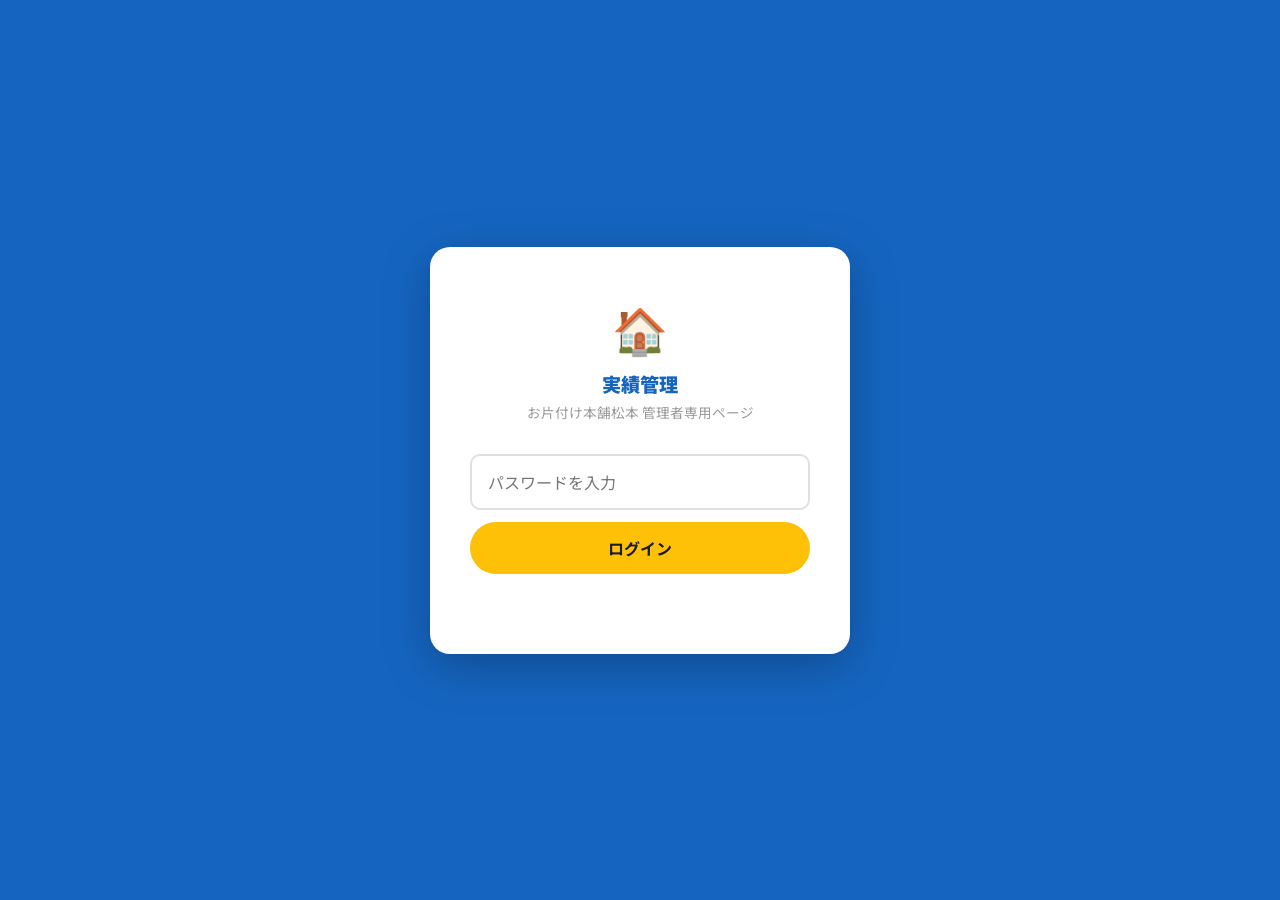
<file: admin.html>
﻿<!DOCTYPE html>
<html lang="ja">
<head>
  <meta charset="UTF-8">
  <meta name="viewport" content="width=device-width, initial-scale=1.0">
  <title>実績管理 ｜ お片付け本舗松本</title>
  <meta name="robots" content="noindex, nofollow">
  <link rel="icon" href="images/favicon.svg" type="image/svg+xml">
  <link rel="preconnect" href="https://fonts.googleapis.com">
  <link rel="preconnect" href="https://fonts.gstatic.com" crossorigin>
  <link href="https://fonts.googleapis.com/css2?family=Noto+Sans+JP:wght@400;700;900&display=swap" rel="stylesheet">
  <style>
    *, *::before, *::after { box-sizing: border-box; margin: 0; padding: 0; }
    body { font-family: 'Noto Sans JP', 'Hiragino Kaku Gothic ProN', sans-serif; background: #F4F6FA; color: #333; min-height: 100vh; }

    /* ========== パスワードゲート ========== */
    #gate {
      position: fixed; inset: 0;
      background: #1565C0;
      display: flex; align-items: center; justify-content: center;
      z-index: 9999;
    }
    .gate-box {
      background: #fff; border-radius: 20px; padding: 48px 40px;
      width: 100%; max-width: 420px; text-align: center;
      box-shadow: 0 12px 48px rgba(0,0,0,.25);
    }
    .gate-logo { font-size: 2.8rem; margin-bottom: 10px; }
    .gate-title { font-size: 1.2rem; font-weight: 900; color: #1565C0; margin-bottom: 4px; }
    .gate-sub { font-size: .85rem; color: #999; margin-bottom: 32px; }
    .gate-box input[type="password"] {
      width: 100%; padding: 14px 16px; border: 2px solid #E0E0E0; border-radius: 10px;
      font-size: 1rem; font-family: inherit; margin-bottom: 12px; transition: border-color .2s;
    }
    .gate-box input[type="password"]:focus { outline: none; border-color: #1565C0; }
    .gate-btn {
      width: 100%; padding: 14px; background: #FFC107; border: none; border-radius: 50px;
      font-size: 1rem; font-weight: 700; cursor: pointer; font-family: inherit;
      color: #1a1a1a; transition: background .2s;
    }
    .gate-btn:hover { background: #FFB300; }
    .gate-error { margin-top: 12px; font-size: .85rem; color: #E53935; min-height: 20px; }

    /* ========== ヘッダー ========== */
    .admin-header {
      background: #1565C0; color: #fff; padding: 0 24px;
      height: 60px; display: flex; align-items: center; justify-content: space-between;
      position: sticky; top: 0; z-index: 100; box-shadow: 0 2px 12px rgba(0,0,0,.2);
    }
    .header-logo { display: flex; align-items: center; gap: 8px; font-weight: 900; font-size: 1.05rem; }
    .badge-admin {
      background: #FFC107; color: #1a1a1a; font-size: .7rem; font-weight: 700;
      padding: 3px 10px; border-radius: 50px;
    }
    .logout-btn {
      background: rgba(255,255,255,.15); border: none; color: #fff; padding: 7px 16px;
      border-radius: 50px; cursor: pointer; font-size: .85rem; font-family: inherit; transition: background .2s;
    }
    .logout-btn:hover { background: rgba(255,255,255,.28); }

    /* ========== メインレイアウト ========== */
    .admin-body { max-width: 1100px; margin: 0 auto; padding: 28px 20px 80px; }

    .home-link {
      display: inline-flex; align-items: center; gap: 5px; color: #1565C0;
      font-size: .875rem; font-weight: 700; text-decoration: none; margin-bottom: 20px;
    }
    .home-link:hover { text-decoration: underline; }

    .warn-banner {
      background: #FFF3E0; border: 1px solid #FFB74D; border-radius: 10px;
      padding: 12px 16px; margin-bottom: 20px; font-size: .875rem; color: #E65100; display: none;
    }
    .warn-banner.show { display: block; }

    /* ========== サービスタブ ========== */
    .service-tabs { display: flex; gap: 8px; flex-wrap: wrap; margin-bottom: 24px; }
    .service-tab {
      padding: 9px 16px; border-radius: 50px; border: 2px solid #1565C0;
      background: #fff; color: #1565C0; font-weight: 700; font-size: .875rem;
      cursor: pointer; font-family: inherit; transition: all .2s;
    }
    .service-tab:hover { background: #E3F2FD; }
    .service-tab.active { background: #1565C0; color: #fff; }

    /* ========== グリッド ========== */
    .admin-grid { display: grid; grid-template-columns: 1fr 380px; gap: 24px; align-items: start; }
    @media (max-width: 860px) { .admin-grid { grid-template-columns: 1fr; } }

    /* ========== パネル共通 ========== */
    .panel {
      background: #fff; border-radius: 16px; padding: 24px;
      box-shadow: 0 2px 12px rgba(0,0,0,.07);
    }
    .panel-title {
      font-size: 1rem; font-weight: 900; color: #1565C0; margin-bottom: 16px;
      padding-bottom: 10px; border-bottom: 2px solid #E3F2FD;
      display: flex; align-items: center; justify-content: space-between; gap: 8px;
    }
    .count-badge {
      background: #E3F2FD; color: #1565C0; font-size: .75rem; font-weight: 700;
      padding: 3px 10px; border-radius: 50px; white-space: nowrap;
    }

    /* ========== 実績エントリー ========== */
    .entry-list { display: flex; flex-direction: column; gap: 12px; }
    .entry-card {
      display: flex; gap: 12px; align-items: flex-start;
      background: #F9FAFB; border-radius: 10px; padding: 12px 14px; border: 1px solid #EBEBEB;
    }
    .entry-thumb {
      width: 72px; height: 72px; flex-shrink: 0; border-radius: 8px; overflow: hidden;
      background: #E3F2FD; display: flex; align-items: center; justify-content: center; font-size: 1.8rem;
    }
    .entry-thumb img { width: 100%; height: 100%; object-fit: cover; display: block; }
    .entry-info { flex: 1; min-width: 0; }
    .entry-comment { font-size: .875rem; color: #444; line-height: 1.6; margin-bottom: 5px; }
    .entry-url { font-size: .72rem; color: #bbb; word-break: break-all; }
    .delete-btn {
      background: none; border: none; color: #E53935; cursor: pointer; font-size: 1.1rem;
      padding: 4px 6px; border-radius: 6px; flex-shrink: 0; transition: background .2s;
    }
    .delete-btn:hover { background: #FFEBEE; }
    .empty-state { text-align: center; color: #ccc; padding: 32px 0; font-size: .9rem; line-height: 1.8; }

    /* ========== フォーム ========== */
    .form-group { display: flex; flex-direction: column; gap: 6px; margin-bottom: 16px; }
    .form-group label { font-weight: 700; font-size: .875rem; color: #333; }
    .form-group input, .form-group textarea {
      padding: 11px 14px; border: 2px solid #E0E0E0; border-radius: 10px;
      font-size: .9rem; font-family: inherit; color: #333; background: #FAFAFA; transition: border-color .2s;
    }
    .form-group input:focus, .form-group textarea:focus {
      outline: none; border-color: #1565C0; background: #fff;
    }
    .form-group textarea { min-height: 90px; resize: vertical; }

    .img-preview {
      width: 100%; height: 120px; border-radius: 8px; background: #F4F6FA;
      display: flex; align-items: center; justify-content: center;
      font-size: .82rem; color: #bbb; overflow: hidden; margin-top: 6px;
      border: 1.5px dashed #DDD; text-align: center; padding: 8px;
    }
    .img-preview img { width: 100%; height: 100%; object-fit: cover; display: block; }

    .add-btn {
      width: 100%; padding: 13px; background: #FFC107; border: none; border-radius: 50px;
      font-size: 1rem; font-weight: 700; cursor: pointer; font-family: inherit;
      color: #1a1a1a; transition: background .2s;
    }
    .add-btn:hover { background: #FFB300; }

    /* ========== 公開エリア ========== */
    .publish-area {
      background: #fff; border-radius: 16px; padding: 24px;
      box-shadow: 0 2px 12px rgba(0,0,0,.07); margin-top: 24px;
    }
    .publish-area h3 { font-size: 1rem; font-weight: 900; color: #1565C0; margin-bottom: 6px; }
    .publish-area > p { font-size: .875rem; color: #666; margin-bottom: 16px; line-height: 1.8; }
    .pub-btns { display: flex; gap: 10px; flex-wrap: wrap; margin-bottom: 10px; }
    .pub-btn {
      padding: 12px 22px; border-radius: 50px; font-size: .9rem; font-weight: 700;
      cursor: pointer; font-family: inherit; border: none; transition: all .2s;
    }
    .pub-btn-publish { background: #E53935; color: #fff; font-size: 1rem; }
    .pub-btn-publish:hover { background: #B71C1C; }
    .pub-btn-publish:disabled { background: #ccc; cursor: not-allowed; }
    .pub-btn-dl   { background: #1565C0; color: #fff; }
    .pub-btn-dl:hover { background: #0D47A1; }
    .pub-msg { font-size: .85rem; color: #2E7D32; min-height: 20px; }

    .token-area { background: #FFF9C4; border-radius: 10px; padding: 16px; margin-bottom: 16px; }
    .token-area label { font-size: .85rem; font-weight: 700; color: #555; display: block; margin-bottom: 8px; }
    .token-row { display: flex; gap: 8px; }
    .token-row input { flex: 1; padding: 8px 12px; border: 1px solid #ccc; border-radius: 8px; font-size: .9rem; }
    .token-save-btn { padding: 8px 16px; background: #F57F17; color: #fff; border: none; border-radius: 8px; font-weight: 700; cursor: pointer; }
    .token-hint { font-size: .8rem; color: #777; margin-top: 6px; margin-bottom: 0; }

    .upload-row { display: flex; align-items: center; gap: 10px; margin-bottom: 8px; }
    .upload-btn { padding: 8px 16px; background: #43A047; color: #fff; border: none; border-radius: 8px; font-size: .9rem; font-weight: 700; cursor: pointer; font-family: inherit; }
    .upload-btn:hover { background: #2E7D32; }
    .upload-btn:disabled { background: #ccc; cursor: not-allowed; }
    .upload-status { font-size: .8rem; color: #555; }

    .steps {
      background: #E8F5E9; border-radius: 10px; padding: 16px 20px;
      font-size: .85rem; color: #388E3C; line-height: 2; margin-top: 16px;
    }
    .steps strong { color: #1B5E20; display: block; margin-bottom: 4px; }
    .steps code {
      background: #C8E6C9; padding: 1px 6px; border-radius: 4px;
      font-family: 'Courier New', monospace; font-size: .82rem; color: #1B5E20;
    }

    /* ========== 画像ガイド ========== */
    .img-guide {
      background: #fff; border-radius: 16px; padding: 24px;
      box-shadow: 0 2px 12px rgba(0,0,0,.07); margin-top: 16px;
      font-size: .875rem; color: #555; line-height: 1.9;
    }
    .img-guide h3 { font-size: 1rem; font-weight: 900; color: #1565C0; margin-bottom: 12px; }
    .img-guide code {
      background: #E3F2FD; padding: 1px 6px; border-radius: 4px;
      font-family: 'Courier New', monospace; font-size: .82rem; color: #1565C0;
    }
    .img-guide p { margin-bottom: 10px; }
    .img-guide p:last-child { margin-bottom: 0; }
  </style>
</head>
<body>

<!-- ========== パスワードゲート ========== -->
<div id="gate">
  <div class="gate-box">
    <div class="gate-logo">🏠</div>
    <div class="gate-title">実績管理</div>
    <div class="gate-sub">お片付け本舗松本 管理者専用ページ</div>
    <input type="password" id="gate-pw" placeholder="パスワードを入力" autocomplete="current-password">
    <button class="gate-btn" id="gate-submit">ログイン</button>
    <p class="gate-error" id="gate-error"></p>
  </div>
</div>

<!-- ========== 管理画面（ログイン後に表示） ========== -->
<div id="admin-ui" style="display:none">

  <header class="admin-header">
    <div class="header-logo">
      <span>🏠</span>
      <span>お片付け本舗松本</span>
      <span class="badge-admin">管理者</span>
    </div>
    <button class="logout-btn" id="logout-btn">ログアウト</button>
  </header>

  <div class="admin-body">
    <a href="index.html" class="home-link">← トップページを確認する</a>

    <div class="warn-banner" id="warn-banner"></div>

    <!-- サービス選択タブ -->
    <div class="service-tabs" id="service-tabs"></div>

    <!-- メインコンテンツ -->
    <div class="admin-grid">

      <!-- 左：実績リスト -->
      <div class="panel">
        <div class="panel-title">
          <span id="list-title">実績一覧</span>
          <span class="count-badge" id="count-badge">0 件</span>
        </div>
        <div class="entry-list" id="entry-list"></div>
      </div>

      <!-- 右：追加フォーム -->
      <div class="panel">
        <div class="panel-title">実績を追加</div>

        <div class="form-group">
          <label>施工前の写真</label>
          <div class="upload-row">
            <button class="upload-btn" id="upload-btn-before">📷 写真を選ぶ</button>
            <input type="file" id="file-before" accept="image/*" style="display:none">
            <span class="upload-status" id="upload-status-before"></span>
          </div>
          <input type="text" id="img-url-before" placeholder="（写真を選ぶと自動入力されます）" readonly>
          <div class="img-preview" id="img-preview-before">写真を選ぶとここにプレビューが表示されます</div>
        </div>

        <div class="form-group">
          <label>施工後の写真</label>
          <div class="upload-row">
            <button class="upload-btn" id="upload-btn-after">📷 写真を選ぶ</button>
            <input type="file" id="file-after" accept="image/*" style="display:none">
            <span class="upload-status" id="upload-status-after"></span>
          </div>
          <input type="text" id="img-url-after" placeholder="（写真を選ぶと自動入力されます）" readonly>
          <div class="img-preview" id="img-preview-after">写真を選ぶとここにプレビューが表示されます</div>
        </div>

        <div class="form-group">
          <label>作業コメント <span style="color:#E53935;font-size:.75rem;margin-left:4px;">必須</span></label>
          <textarea id="add-comment" placeholder="例）2LDKの不用品回収。ソファ・冷蔵庫・タンスなど30点を半日で片付けました。"></textarea>
        </div>

        <button class="add-btn" id="add-btn">＋ 追加する</button>
      </div>
    </div>

    <!-- 公開エリア -->
    <div class="publish-area">
      <h3>🚀 変更をサイトに公開する</h3>

      <!-- GitHub トークン設定 -->
      <div class="token-area" id="token-area">
        <label for="gh-token">GitHub トークン（初回のみ入力）</label>
        <div class="token-row">
          <input type="password" id="gh-token" placeholder="ghp_xxxxxxxxxx">
          <button class="token-save-btn" id="token-save-btn">保存</button>
        </div>
        <p class="token-hint" id="token-hint"></p>
      </div>

      <div class="pub-btns">
        <button class="pub-btn pub-btn-publish" id="publish-btn">🚀 サイトに公開する</button>
        <button class="pub-btn pub-btn-dl" id="dl-btn">⬇ JSONをダウンロード（バックアップ）</button>
      </div>
      <p class="pub-msg" id="pub-msg"></p>
    </div>

    <!-- 画像の置き場所ガイド -->
    <div class="img-guide">
      <h3>📷 作業写真の準備方法</h3>
      <p>
        <strong>方法①（推奨）</strong>　作業写真をサーバーの <code>images/jisseki/</code> フォルダにアップロードし、
        URLを <code>https://okataduke-matsumoto.com/images/jisseki/写真名.jpg</code> の形式で入力してください。
      </p>
      <p>
        <strong>方法②（Googleドライブ）</strong>　写真を「リンクを知っている全員が閲覧可」で共有し、
        共有URLの <code>https://drive.google.com/file/d/<strong>XXXXXXX</strong>/view</code> の
        XXXXXXX 部分をコピーして <code>https://drive.google.com/uc?export=view&amp;id=XXXXXXX</code>
        に書き換えたURLを使ってください。
      </p>
      <p>
        <strong>画像なしでも大丈夫</strong>　URL欄を空白のままにするとサービスアイコンが代わりに表示されます。コメントだけでも追加できます。
      </p>
    </div>

  </div><!-- /admin-body -->
</div><!-- /admin-ui -->

<script>
/* ---------- 定数 ---------- */
// パスワードのハッシュ値（元のパスワードは保存しない）
// 変更方法：ブラウザのコンソールで以下を実行してハッシュ値を取得し、下の値を書き換えてください。
// crypto.subtle.digest('SHA-256', new TextEncoder().encode('新しいパスワード'))
//   .then(b => console.log(Array.from(new Uint8Array(b)).map(x=>x.toString(16).padStart(2,'0')).join('')))
const ADMIN_PASSWORD_HASH = '32280f7b56de2fc61b4f4a2356a37bdaad95f5c3d232d7793a00aaad95d320eb';
const GALLERY_JSON_URL    = './data/gallery.json';

const SERVICES = {
  fuyo:     { label: '🗑️ 不用品回収', full: '不用品回収・処分', icon: '🗑️' },
  ihin:     { label: '🕯️ 遺品整理',  full: '遺品整理',         icon: '🕯️' },
  gomi:     { label: '🏚️ ゴミ屋敷',  full: 'ゴミ屋敷・片付け', icon: '🏚️' },
  benriya:  { label: '🔧 便利屋',    full: '便利屋・日常サポート', icon: '🔧' },
  hikkoshi: { label: '🚚 引越し',    full: '引越し補助・荷物運び', icon: '🚚' },
  cleaning: { label: '🧹 クリーニング', full: 'ハウスクリーニング', icon: '🧹' },
  reform:   { label: '🏗️ リフォーム', full: 'リフォーム',       icon: '🏗️' },
  aircon:   { label: '❄️ エアコン取付', full: 'エアコン取付・工事', icon: '❄️' },
};

/* ---------- 状態 ---------- */
let galleryData    = {};
let currentService = 'fuyo';

/* ---------- SHA-256 ---------- */
async function sha256Hex(text) {
  const buf = await crypto.subtle.digest('SHA-256', new TextEncoder().encode(text));
  return Array.from(new Uint8Array(buf)).map(b => b.toString(16).padStart(2, '0')).join('');
}

/* =========================================
   パスワードゲート
========================================= */
const gatePw     = document.getElementById('gate-pw');
const gateSubmit = document.getElementById('gate-submit');
const gateError  = document.getElementById('gate-error');

gateSubmit.addEventListener('click', doLogin);
gatePw.addEventListener('keydown', e => { if (e.key === 'Enter') doLogin(); });

async function doLogin() {
  const hash = await sha256Hex(gatePw.value);
  if (hash === ADMIN_PASSWORD_HASH) {
    document.getElementById('gate').style.display = 'none';
    document.getElementById('admin-ui').style.display = 'block';
    await initAdmin();
  } else {
    gateError.textContent = 'パスワードが違います。';
    gatePw.value = '';
    gatePw.focus();
  }
}

document.getElementById('logout-btn').addEventListener('click', () => {
  location.reload();
});

/* =========================================
   管理画面初期化
========================================= */
async function initAdmin() {
  await loadGallery();
  buildServiceTabs();
  renderEntryList();
  setupForm();
  setupPublish();
}

/* ---------- ギャラリーデータ読み込み ---------- */
async function loadGallery() {
  try {
    const res = await fetch(GALLERY_JSON_URL + '?t=' + Date.now());
    if (!res.ok) throw new Error('not found');
    galleryData = await res.json();
    Object.keys(SERVICES).forEach(k => { if (!Array.isArray(galleryData[k])) galleryData[k] = []; });
  } catch {
    galleryData = Object.fromEntries(Object.keys(SERVICES).map(k => [k, []]));
    showWarn('⚠️ data/gallery.json が見つかりませんでした。新規作成モードで動作中です。ダウンロード後、data/ フォルダにアップロードしてください。');
  }
}

function showWarn(msg) {
  const el = document.getElementById('warn-banner');
  el.textContent = msg;
  el.classList.add('show');
}

/* ---------- サービスタブ ---------- */
function buildServiceTabs() {
  const container = document.getElementById('service-tabs');
  container.innerHTML = '';
  Object.entries(SERVICES).forEach(([key, svc]) => {
    const btn = document.createElement('button');
    btn.className = 'service-tab' + (key === currentService ? ' active' : '');
    btn.textContent = svc.label;
    btn.addEventListener('click', () => {
      currentService = key;
      container.querySelectorAll('.service-tab').forEach(b => b.classList.remove('active'));
      btn.classList.add('active');
      renderEntryList();
      // フォームをクリア
      document.getElementById('img-url-before').value = '';
      document.getElementById('img-url-after').value = '';
      document.getElementById('add-comment').value = '';
      document.getElementById('img-preview-before').textContent = 'URLを入力するとここにプレビューが表示されます';
      document.getElementById('img-preview-after').textContent = 'URLを入力するとここにプレビューが表示されます';
    });
    container.appendChild(btn);
  });
}

/* ---------- 実績リスト描画 ---------- */
function renderEntryList() {
  const records = galleryData[currentService] || [];
  const list    = document.getElementById('entry-list');
  const count   = document.getElementById('count-badge');
  document.getElementById('list-title').textContent = SERVICES[currentService].full + ' の実績';
  count.textContent = records.length + ' 件';
  list.innerHTML = '';

  if (records.length === 0) {
    const empty = document.createElement('div');
    empty.className = 'empty-state';
    empty.textContent = 'まだ実績がありません。\n右のフォームから追加してください。';
    list.appendChild(empty);
    return;
  }

  records.forEach((rec, idx) => {
    const card = document.createElement('div');
    card.className = 'entry-card';

    // サムネイル（施工後 → 施工前 → アイコンの優先順）
    const thumb = document.createElement('div');
    thumb.className = 'entry-thumb';
    const thumbSrc = rec.imgAfter || rec.imgBefore || rec.imgUrl;
    if (thumbSrc) {
      const img = document.createElement('img');
      img.alt = '';
      img.src = thumbSrc;
      img.addEventListener('error', () => { thumb.textContent = SERVICES[currentService].icon; });
      thumb.appendChild(img);
    } else {
      thumb.textContent = SERVICES[currentService].icon;
    }

    // テキスト情報
    const info = document.createElement('div');
    info.className = 'entry-info';

    const comment = document.createElement('div');
    comment.className = 'entry-comment';
    comment.textContent = rec.comment;
    info.appendChild(comment);

    if (rec.imgBefore) {
      const urlEl = document.createElement('div');
      urlEl.className = 'entry-url';
      urlEl.textContent = '施工前: ' + rec.imgBefore;
      info.appendChild(urlEl);
    }
    if (rec.imgAfter) {
      const urlEl = document.createElement('div');
      urlEl.className = 'entry-url';
      urlEl.textContent = '施工後: ' + rec.imgAfter;
      info.appendChild(urlEl);
    }

    // 削除ボタン
    const delBtn = document.createElement('button');
    delBtn.className = 'delete-btn';
    delBtn.textContent = '🗑';
    delBtn.title = '削除';
    delBtn.addEventListener('click', () => {
      const preview = rec.comment.length > 20 ? rec.comment.slice(0, 20) + '…' : rec.comment;
      if (!confirm(`「${preview}」を削除しますか？`)) return;
      galleryData[currentService].splice(idx, 1);
      renderEntryList();
    });

    card.appendChild(thumb);
    card.appendChild(info);
    card.appendChild(delBtn);
    list.appendChild(card);
  });
}

/* ---------- 追加フォーム ---------- */
function setupForm() {
  const beforeInput   = document.getElementById('img-url-before');
  const afterInput    = document.getElementById('img-url-after');
  const previewBefore = document.getElementById('img-preview-before');
  const previewAfter  = document.getElementById('img-preview-after');
  const commentEl     = document.getElementById('add-comment');
  const addBtn        = document.getElementById('add-btn');

  function convertGoogleDriveUrl(url) {
    const match = url.match(/drive\.google\.com\/file\/d\/([^\/\?]+)/);
    if (match) return `https://drive.google.com/uc?export=view&id=${match[1]}`;
    return url;
  }

  function setupInput(input, preview) {
    let timer;
    function doConvert() {
      clearTimeout(timer);
      timer = setTimeout(() => {
        const converted = convertGoogleDriveUrl(input.value.trim());
        if (converted !== input.value.trim()) input.value = converted;
        updatePreview(converted, preview);
      }, 300);
    }
    input.addEventListener('input', doConvert);
    input.addEventListener('paste', () => setTimeout(doConvert, 50));
  }

  setupInput(beforeInput, previewBefore);
  setupInput(afterInput, previewAfter);

  // 写真アップロード機能
  function setupUpload(btnId, fileId, urlInput, preview, statusEl) {
    const btn  = document.getElementById(btnId);
    const file = document.getElementById(fileId);
    const status = document.getElementById(statusEl);

    btn.addEventListener('click', () => file.click());

    file.addEventListener('change', async () => {
      const f = file.files[0];
      if (!f) return;

      const token = localStorage.getItem('gh_token');
      if (!token) {
        status.textContent = '⚠️ 先にトークンを保存してください';
        status.style.color = '#E53935';
        return;
      }

      btn.disabled = true;
      status.textContent = 'アップロード中...';
      status.style.color = '#555';

      try {
        const dataUrl = await new Promise((res, rej) => {
          const reader = new FileReader();
          reader.onload = e => res(e.target.result);
          reader.onerror = rej;
          reader.readAsDataURL(f);
        });
        const base64 = dataUrl.split(',')[1];

        // ローカルプレビューを即表示
        preview.innerHTML = '';
        const previewImg = document.createElement('img');
        previewImg.src = dataUrl;
        preview.appendChild(previewImg);

        const filename = Date.now() + '_' + f.name.replace(/[^\w.\-]/g, '_');
        const apiUrl = `https://api.github.com/repos/${GH_OWNER}/${GH_REPO}/contents/images/jisseki/${filename}`;

        const res = await fetch(apiUrl, {
          method: 'PUT',
          headers: { 'Authorization': `token ${token}`, 'Content-Type': 'application/json' },
          body: JSON.stringify({ message: '実績写真を追加', content: base64 })
        });

        if (!res.ok) throw new Error('アップロード失敗');

        const imageUrl = `https://okataduke-matsumoto.com/images/jisseki/${filename}`;
        urlInput.value = imageUrl;
        updatePreview(imageUrl, preview);
        status.textContent = '✅ アップロード完了！';
        status.style.color = '#2E7D32';
      } catch (e) {
        status.textContent = '⚠️ 失敗しました。トークンを確認してください。';
        status.style.color = '#E53935';
      } finally {
        btn.disabled = false;
        file.value = '';
      }
    });
  }

  setupUpload('upload-btn-before', 'file-before', beforeInput, previewBefore, 'upload-status-before');
  setupUpload('upload-btn-after',  'file-after',  afterInput,  previewAfter,  'upload-status-after');

  addBtn.addEventListener('click', () => {
    const imgBefore = beforeInput.value.trim();
    const imgAfter  = afterInput.value.trim();
    const comment   = commentEl.value.trim();
    if (!comment) {
      alert('コメントを入力してください。');
      commentEl.focus();
      return;
    }

    if (!galleryData[currentService]) galleryData[currentService] = [];
    galleryData[currentService].push({ imgBefore, imgAfter, comment });

    beforeInput.value = '';
    afterInput.value  = '';
    commentEl.value   = '';
    previewBefore.textContent = 'URLを入力するとここにプレビューが表示されます';
    previewAfter.textContent  = 'URLを入力するとここにプレビューが表示されます';
    renderEntryList();
  });
}

function updatePreview(url, container) {
  container.innerHTML = '';
  if (!url) {
    container.textContent = 'URLを入力するとここにプレビューが表示されます';
    return;
  }
  const img = document.createElement('img');
  img.alt = 'プレビュー';
  img.src = url;
  img.addEventListener('error', () => {
    container.innerHTML = '';
    const msg = document.createElement('span');
    msg.style.color = '#E53935';
    msg.textContent = '画像を読み込めませんでした。URLを確認してください。';
    container.appendChild(msg);
  });
  container.appendChild(img);
}

/* ---------- 公開 ---------- */
const GH_OWNER = 'randt19541-coder';
const GH_REPO  = 'okatadukehonpo';
const GH_PATH  = 'data/gallery.json';

function setupPublish() {
  const dlBtn      = document.getElementById('dl-btn');
  const publishBtn = document.getElementById('publish-btn');
  const pubMsg     = document.getElementById('pub-msg');
  const tokenInput = document.getElementById('gh-token');
  const tokenSave  = document.getElementById('token-save-btn');
  const tokenHint  = document.getElementById('token-hint');

  // 保存済みトークンを読み込む
  const saved = localStorage.getItem('gh_token');
  if (saved) {
    tokenInput.value = saved;
    tokenHint.textContent = '✅ トークンが保存されています';
  }

  tokenSave.addEventListener('click', () => {
    const val = tokenInput.value.trim();
    if (!val) { tokenHint.textContent = '⚠️ トークンを入力してください'; return; }
    localStorage.setItem('gh_token', val);
    tokenHint.textContent = '✅ 保存しました！';
  });

  dlBtn.addEventListener('click', () => {
    const json = JSON.stringify(galleryData, null, 2);
    const blob = new Blob([json], { type: 'application/json' });
    const url  = URL.createObjectURL(blob);
    const a    = Object.assign(document.createElement('a'), { href: url, download: 'gallery.json' });
    a.click();
    URL.revokeObjectURL(url);
    showPubMsg('✅ ダウンロードしました。', pubMsg);
  });

  publishBtn.addEventListener('click', async () => {
    const token = localStorage.getItem('gh_token');
    if (!token) {
      showPubMsg('⚠️ 先にトークンを入力して「保存」してください。', pubMsg, true);
      return;
    }

    publishBtn.disabled = true;
    publishBtn.textContent = '公開中...';
    showPubMsg('', pubMsg);

    try {
      const apiUrl = `https://api.github.com/repos/${GH_OWNER}/${GH_REPO}/contents/${GH_PATH}`;

      // 現在のファイルのSHAを取得
      const getRes = await fetch(apiUrl, {
        headers: { 'Authorization': `token ${token}`, 'Accept': 'application/vnd.github.v3+json' }
      });
      if (!getRes.ok) throw new Error('トークンが無効かもしれません');
      const { sha } = await getRes.json();

      // ファイルを更新
      const content = btoa(unescape(encodeURIComponent(JSON.stringify(galleryData, null, 2))));
      const putRes  = await fetch(apiUrl, {
        method: 'PUT',
        headers: { 'Authorization': `token ${token}`, 'Content-Type': 'application/json' },
        body: JSON.stringify({ message: '実績データを更新', content, sha })
      });
      if (!putRes.ok) throw new Error('公開に失敗しました');

      showPubMsg('✅ 公開しました！1〜2分でサイトに反映されます。', pubMsg);
    } catch (e) {
      showPubMsg(`⚠️ エラー: ${e.message}`, pubMsg, true);
    } finally {
      publishBtn.disabled = false;
      publishBtn.textContent = '🚀 サイトに公開する';
    }
  });
}

function showPubMsg(text, el, isError = false) {
  el.textContent = text;
  el.style.color = isError ? '#E53935' : '#2E7D32';
  if (text) setTimeout(() => { el.textContent = ''; }, 8000);
}
</script>
</body>
</html>
</file>
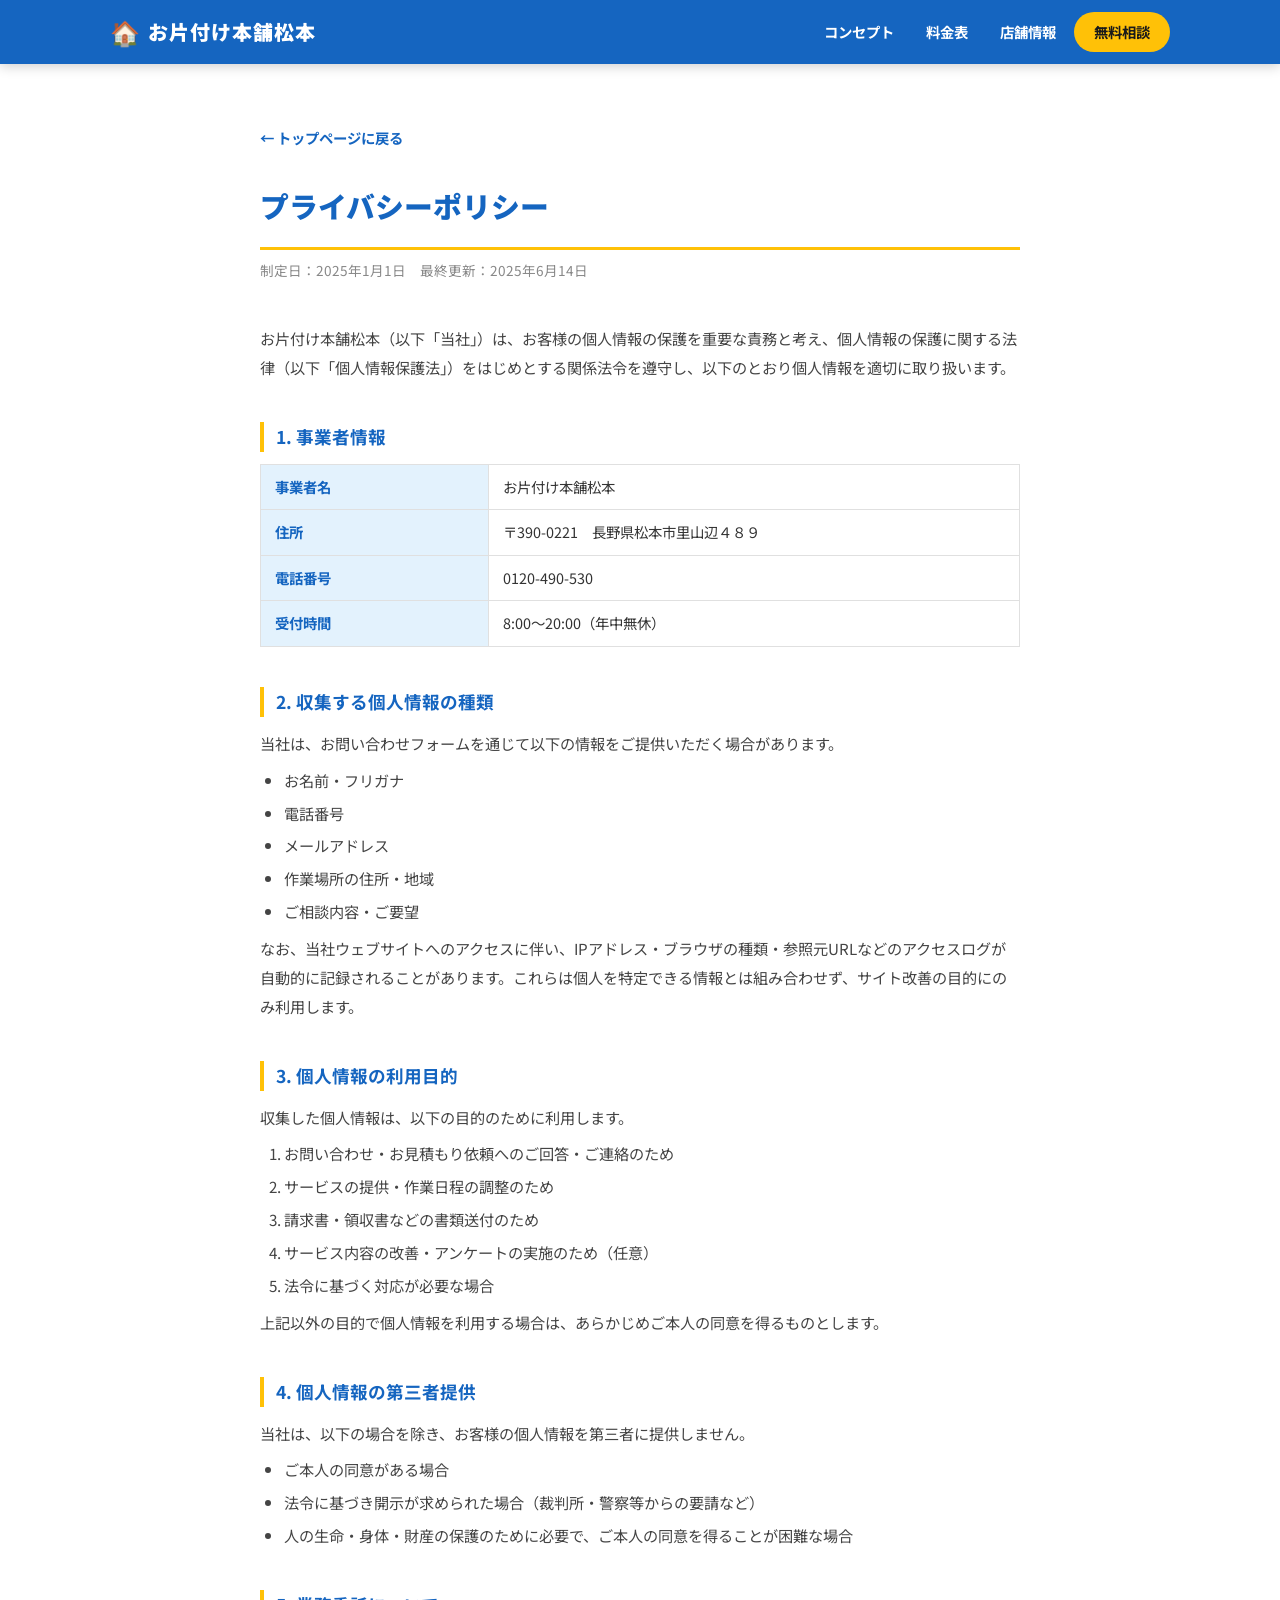
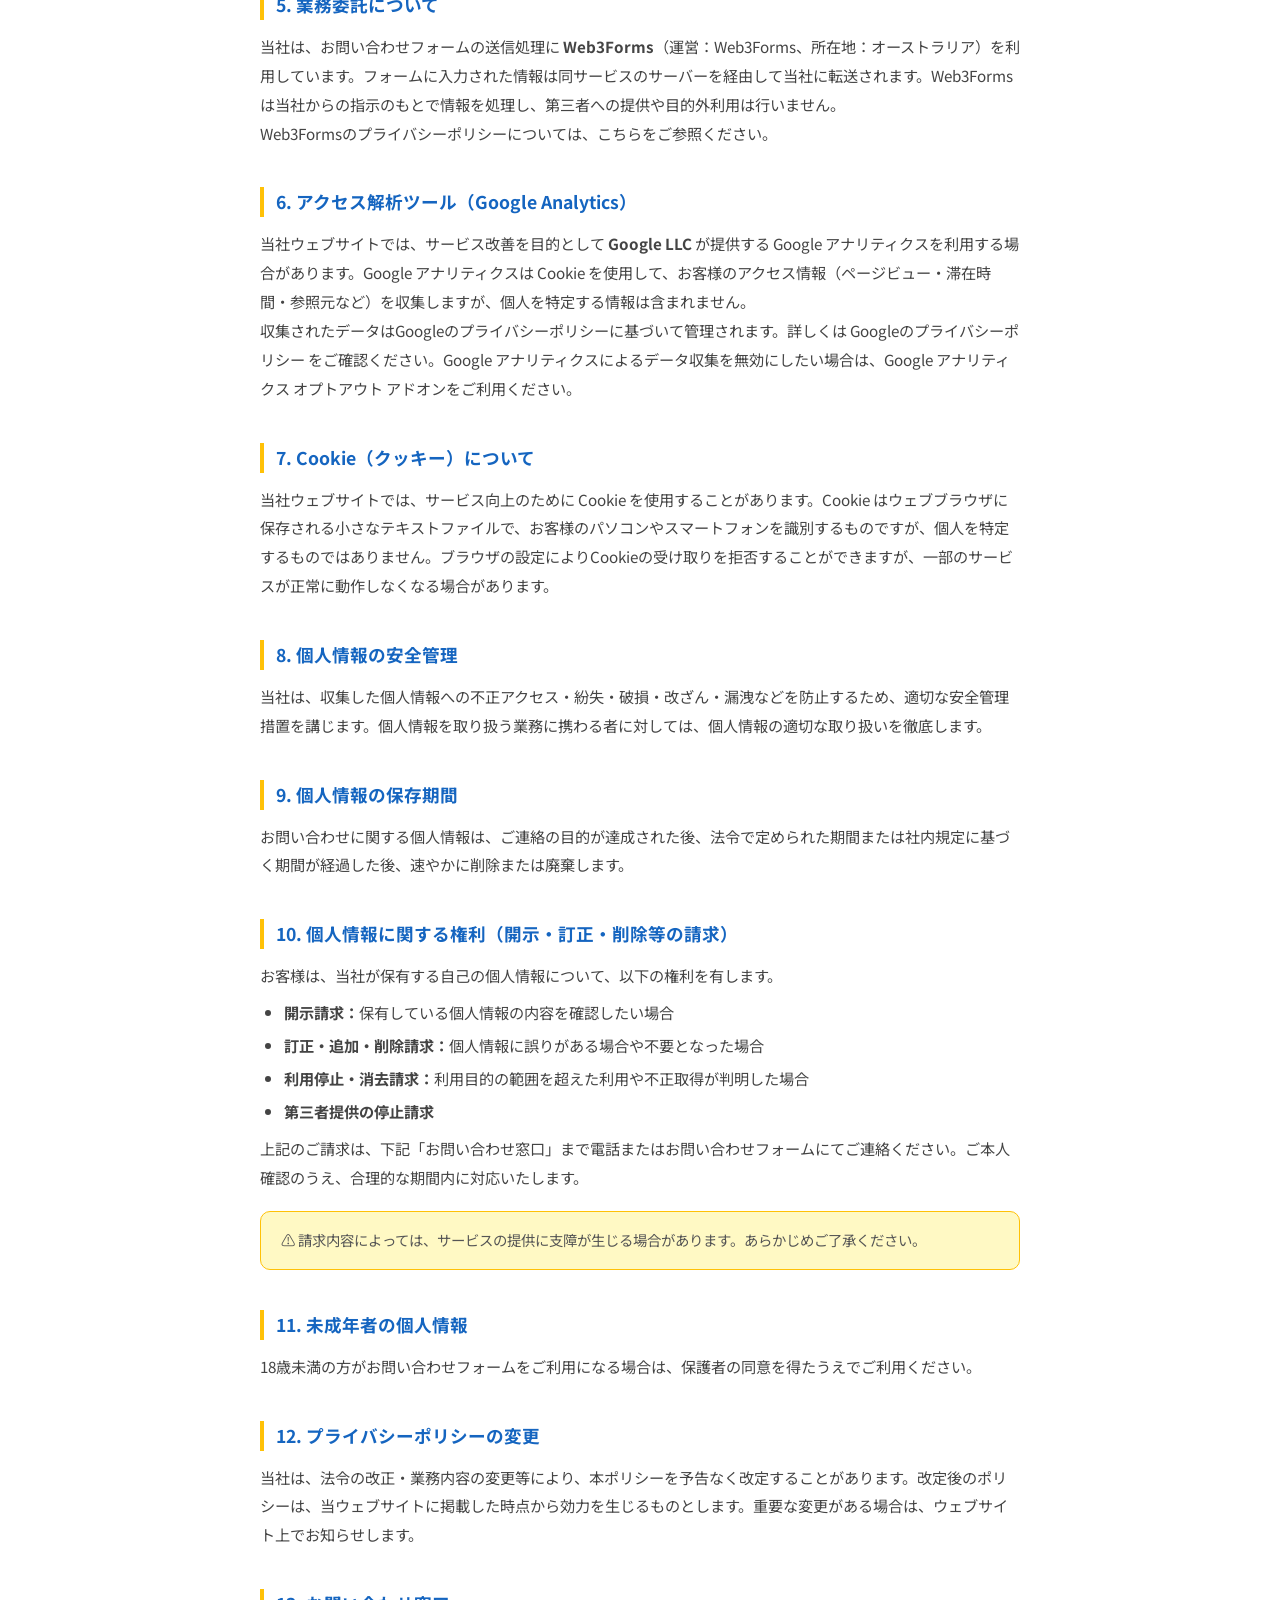
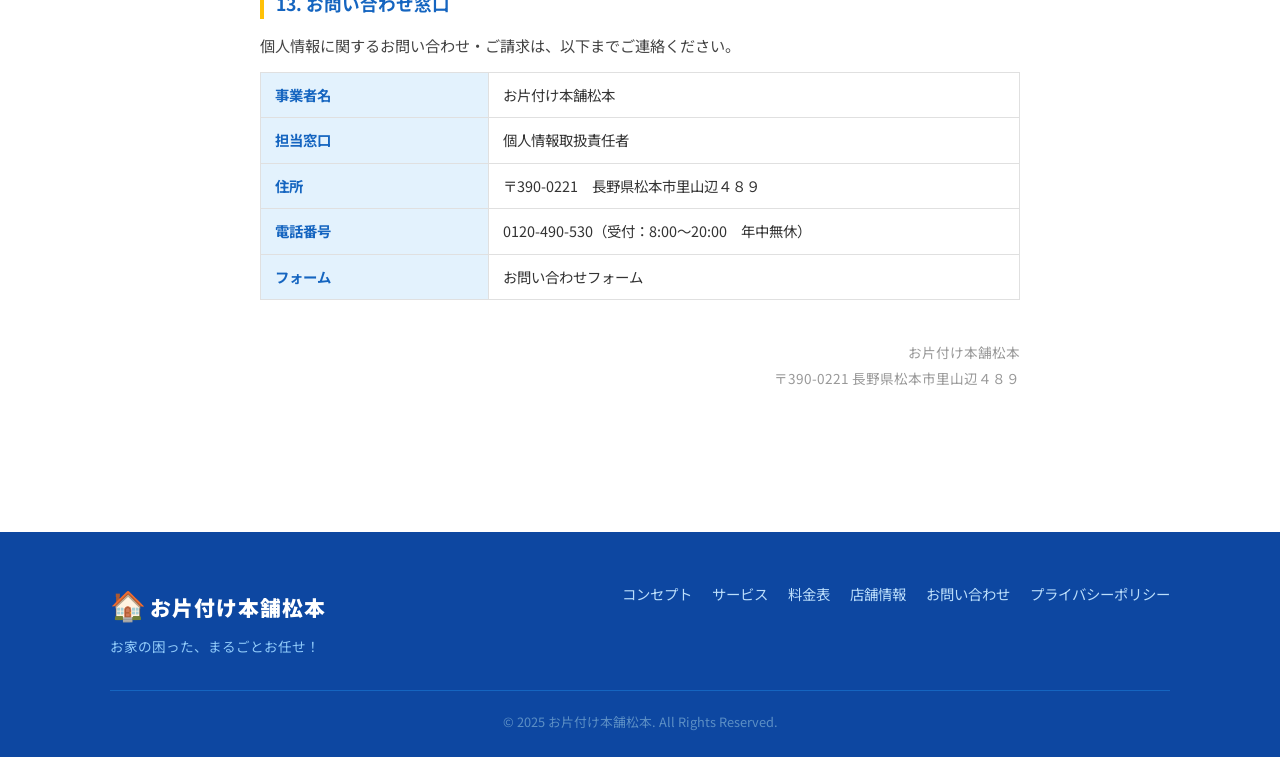
<file: privacy.html>
<!DOCTYPE html>
<html lang="ja">
<head>
  <meta charset="UTF-8" />
  <meta name="viewport" content="width=device-width, initial-scale=1.0" />
  <title>プライバシーポリシー｜お片付け本舗松本</title>
  <meta name="description" content="お片付け本舗松本のプライバシーポリシー（個人情報保護方針）です。" />
  <meta name="robots" content="noindex, follow" />
  <link rel="icon" href="images/favicon.svg" type="image/svg+xml">
  <link rel="stylesheet" href="css/style.css?v=2" />
  <link rel="preconnect" href="https://fonts.googleapis.com" />
  <link rel="preconnect" href="https://fonts.gstatic.com" crossorigin />
  <link href="https://fonts.googleapis.com/css2?family=Noto+Sans+JP:wght@400;700;900&display=swap" rel="stylesheet" />
  <style>
    .privacy-wrap {
      max-width: 800px;
      margin: 60px auto;
      padding: 0 20px 80px;
    }
    .privacy-wrap h1 {
      font-size: 1.8rem;
      font-weight: 900;
      color: #1565C0;
      margin-bottom: 8px;
      padding-bottom: 16px;
      border-bottom: 3px solid #FFC107;
    }
    .privacy-wrap .updated {
      font-size: .85rem;
      color: #888;
      margin-bottom: 40px;
    }
    .privacy-wrap h2 {
      font-size: 1.1rem;
      font-weight: 700;
      color: #1565C0;
      margin: 40px 0 12px;
      padding-left: 12px;
      border-left: 4px solid #FFC107;
    }
    .privacy-wrap p, .privacy-wrap li {
      font-size: .95rem;
      color: #444;
      line-height: 1.9;
    }
    .privacy-wrap ul, .privacy-wrap ol {
      padding-left: 1.5em;
      margin: 8px 0;
    }
    .privacy-wrap li { margin-bottom: 4px; }
    .privacy-wrap table {
      width: 100%;
      border-collapse: collapse;
      margin: 12px 0;
      font-size: .9rem;
    }
    .privacy-wrap table th, .privacy-wrap table td {
      border: 1px solid #E0E0E0;
      padding: 10px 14px;
      text-align: left;
      vertical-align: top;
      line-height: 1.7;
    }
    .privacy-wrap table th {
      background: #E3F2FD;
      font-weight: 700;
      color: #1565C0;
      width: 30%;
      white-space: nowrap;
    }
    .privacy-wrap .notice-box {
      background: #FFF9C4;
      border: 1px solid #FFC107;
      border-radius: 10px;
      padding: 16px 20px;
      margin: 20px 0;
      font-size: .9rem;
      color: #555;
    }
    .back-link {
      display: inline-block;
      margin-bottom: 32px;
      color: #1565C0;
      font-weight: 700;
      font-size: .9rem;
    }
    .back-link:hover { text-decoration: underline; }

    @media (max-width: 600px) {
      .privacy-wrap h1 { font-size: 1.4rem; }
      .privacy-wrap table th { width: auto; white-space: normal; }
    }
  </style>
</head>
<body>

  <!-- ========== ヘッダー ========== -->
  <header class="site-header">
    <div class="header-inner">
      <div class="logo">
        <span class="logo-icon">🏠</span>
        <span class="logo-text">お片付け本舗松本</span>
      </div>
      <nav class="global-nav" id="global-nav">
        <ul>
          <li><a href="index.html#concept">コンセプト</a></li>
          <li><a href="index.html#price">料金表</a></li>
          <li><a href="index.html#shop">店舗情報</a></li>
          <li><a href="index.html#contact" class="nav-cta">無料相談</a></li>
        </ul>
      </nav>
    </div>
  </header>

  <!-- ========== 本文 ========== -->
  <main>
    <div class="privacy-wrap">
      <a href="index.html" class="back-link">← トップページに戻る</a>
      <h1>プライバシーポリシー</h1>
      <p class="updated">制定日：2025年1月1日　最終更新：2025年6月14日</p>

      <p>
        お片付け本舗松本（以下「当社」）は、お客様の個人情報の保護を重要な責務と考え、個人情報の保護に関する法律（以下「個人情報保護法」）をはじめとする関係法令を遵守し、以下のとおり個人情報を適切に取り扱います。
      </p>

      <!-- 1 -->
      <h2>1. 事業者情報</h2>
      <table>
        <tr><th>事業者名</th><td>お片付け本舗松本</td></tr>
        <tr><th>住所</th><td>〒390-0221　長野県松本市里山辺４８９</td></tr>
        <tr><th>電話番号</th><td>0120-490-530</td></tr>
        <tr><th>受付時間</th><td>8:00〜20:00（年中無休）</td></tr>
      </table>

      <!-- 2 -->
      <h2>2. 収集する個人情報の種類</h2>
      <p>当社は、お問い合わせフォームを通じて以下の情報をご提供いただく場合があります。</p>
      <ul>
        <li>お名前・フリガナ</li>
        <li>電話番号</li>
        <li>メールアドレス</li>
        <li>作業場所の住所・地域</li>
        <li>ご相談内容・ご要望</li>
      </ul>
      <p>なお、当社ウェブサイトへのアクセスに伴い、IPアドレス・ブラウザの種類・参照元URLなどのアクセスログが自動的に記録されることがあります。これらは個人を特定できる情報とは組み合わせず、サイト改善の目的にのみ利用します。</p>

      <!-- 3 -->
      <h2>3. 個人情報の利用目的</h2>
      <p>収集した個人情報は、以下の目的のために利用します。</p>
      <ol>
        <li>お問い合わせ・お見積もり依頼へのご回答・ご連絡のため</li>
        <li>サービスの提供・作業日程の調整のため</li>
        <li>請求書・領収書などの書類送付のため</li>
        <li>サービス内容の改善・アンケートの実施のため（任意）</li>
        <li>法令に基づく対応が必要な場合</li>
      </ol>
      <p>上記以外の目的で個人情報を利用する場合は、あらかじめご本人の同意を得るものとします。</p>

      <!-- 4 -->
      <h2>4. 個人情報の第三者提供</h2>
      <p>当社は、以下の場合を除き、お客様の個人情報を第三者に提供しません。</p>
      <ul>
        <li>ご本人の同意がある場合</li>
        <li>法令に基づき開示が求められた場合（裁判所・警察等からの要請など）</li>
        <li>人の生命・身体・財産の保護のために必要で、ご本人の同意を得ることが困難な場合</li>
      </ul>

      <!-- 5 -->
      <h2>5. 業務委託について</h2>
      <p>
        当社は、お問い合わせフォームの送信処理に <strong>Web3Forms</strong>（運営：Web3Forms、所在地：オーストラリア）を利用しています。フォームに入力された情報は同サービスのサーバーを経由して当社に転送されます。Web3Formsは当社からの指示のもとで情報を処理し、第三者への提供や目的外利用は行いません。
      </p>
      <p>
        Web3Formsのプライバシーポリシーについては、<a href="https://web3forms.com/privacy" target="_blank" rel="noopener noreferrer">こちら</a>をご参照ください。
      </p>

      <!-- 6 -->
      <h2>6. アクセス解析ツール（Google Analytics）</h2>
      <p>
        当社ウェブサイトでは、サービス改善を目的として <strong>Google LLC</strong> が提供する Google アナリティクスを利用する場合があります。Google アナリティクスは Cookie を使用して、お客様のアクセス情報（ページビュー・滞在時間・参照元など）を収集しますが、個人を特定する情報は含まれません。
      </p>
      <p>
        収集されたデータはGoogleのプライバシーポリシーに基づいて管理されます。詳しくは <a href="https://policies.google.com/privacy" target="_blank" rel="noopener noreferrer">Googleのプライバシーポリシー</a> をご確認ください。Google アナリティクスによるデータ収集を無効にしたい場合は、<a href="https://tools.google.com/dlpage/gaoptout" target="_blank" rel="noopener noreferrer">Google アナリティクス オプトアウト アドオン</a>をご利用ください。
      </p>

      <!-- 7 -->
      <h2>7. Cookie（クッキー）について</h2>
      <p>
        当社ウェブサイトでは、サービス向上のために Cookie を使用することがあります。Cookie はウェブブラウザに保存される小さなテキストファイルで、お客様のパソコンやスマートフォンを識別するものですが、個人を特定するものではありません。ブラウザの設定によりCookieの受け取りを拒否することができますが、一部のサービスが正常に動作しなくなる場合があります。
      </p>

      <!-- 8 -->
      <h2>8. 個人情報の安全管理</h2>
      <p>
        当社は、収集した個人情報への不正アクセス・紛失・破損・改ざん・漏洩などを防止するため、適切な安全管理措置を講じます。個人情報を取り扱う業務に携わる者に対しては、個人情報の適切な取り扱いを徹底します。
      </p>

      <!-- 9 -->
      <h2>9. 個人情報の保存期間</h2>
      <p>
        お問い合わせに関する個人情報は、ご連絡の目的が達成された後、法令で定められた期間または社内規定に基づく期間が経過した後、速やかに削除または廃棄します。
      </p>

      <!-- 10 -->
      <h2>10. 個人情報に関する権利（開示・訂正・削除等の請求）</h2>
      <p>
        お客様は、当社が保有する自己の個人情報について、以下の権利を有します。
      </p>
      <ul>
        <li><strong>開示請求：</strong>保有している個人情報の内容を確認したい場合</li>
        <li><strong>訂正・追加・削除請求：</strong>個人情報に誤りがある場合や不要となった場合</li>
        <li><strong>利用停止・消去請求：</strong>利用目的の範囲を超えた利用や不正取得が判明した場合</li>
        <li><strong>第三者提供の停止請求</strong></li>
      </ul>
      <p>
        上記のご請求は、下記「お問い合わせ窓口」まで電話またはお問い合わせフォームにてご連絡ください。ご本人確認のうえ、合理的な期間内に対応いたします。
      </p>
      <div class="notice-box">
        ⚠️ 請求内容によっては、サービスの提供に支障が生じる場合があります。あらかじめご了承ください。
      </div>

      <!-- 11 -->
      <h2>11. 未成年者の個人情報</h2>
      <p>
        18歳未満の方がお問い合わせフォームをご利用になる場合は、保護者の同意を得たうえでご利用ください。
      </p>

      <!-- 12 -->
      <h2>12. プライバシーポリシーの変更</h2>
      <p>
        当社は、法令の改正・業務内容の変更等により、本ポリシーを予告なく改定することがあります。改定後のポリシーは、当ウェブサイトに掲載した時点から効力を生じるものとします。重要な変更がある場合は、ウェブサイト上でお知らせします。
      </p>

      <!-- 13 -->
      <h2>13. お問い合わせ窓口</h2>
      <p>個人情報に関するお問い合わせ・ご請求は、以下までご連絡ください。</p>
      <table>
        <tr><th>事業者名</th><td>お片付け本舗松本</td></tr>
        <tr><th>担当窓口</th><td>個人情報取扱責任者</td></tr>
        <tr><th>住所</th><td>〒390-0221　長野県松本市里山辺４８９</td></tr>
        <tr><th>電話番号</th><td>0120-490-530（受付：8:00〜20:00　年中無休）</td></tr>
        <tr><th>フォーム</th><td><a href="index.html#contact">お問い合わせフォーム</a></td></tr>
      </table>

      <p style="margin-top: 40px; font-size: .85rem; color: #999; text-align: right;">
        お片付け本舗松本<br>
        〒390-0221 長野県松本市里山辺４８９
      </p>
    </div>
  </main>

  <!-- ========== フッター ========== -->
  <footer class="site-footer">
    <div class="container">
      <div class="footer-inner">
        <div class="footer-logo">
          <span class="logo-icon">🏠</span>
          <span class="logo-text">お片付け本舗松本</span>
          <p>お家の困った、まるごとお任せ！</p>
        </div>
        <nav class="footer-nav">
          <ul>
            <li><a href="index.html#concept">コンセプト</a></li>
            <li><a href="index.html#services">サービス</a></li>
            <li><a href="index.html#price">料金表</a></li>
            <li><a href="index.html#shop">店舗情報</a></li>
            <li><a href="index.html#contact">お問い合わせ</a></li>
            <li><a href="privacy.html">プライバシーポリシー</a></li>
          </ul>
        </nav>
      </div>
      <p class="copyright">© 2025 お片付け本舗松本. All Rights Reserved.</p>
    </div>
  </footer>

</body>
</html>
</file>
<file: css/style.css>
/* ========================================
   かたづけ本舗 - メインスタイルシート
   カラー: 黄色 #FFC107 / 青 #1565C0
======================================== */

/* ---------- リセット & ベース ---------- */
*, *::before, *::after { box-sizing: border-box; margin: 0; padding: 0; }

html { scroll-behavior: smooth; font-size: 16px; }

body {
  font-family: 'Noto Sans JP', 'Hiragino Kaku Gothic ProN', Meiryo, sans-serif;
  color: #333;
  background: #fff;
  line-height: 1.7;
}

a { color: inherit; text-decoration: none; transition: opacity .2s; }
a:hover { opacity: .75; }

img, svg { max-width: 100%; height: auto; display: block; }

/* ---------- 共通レイアウト ---------- */
.container {
  max-width: 1100px;
  margin: 0 auto;
  padding: 0 20px;
}

section { padding: 80px 0; }

.section-title {
  font-size: 2rem;
  font-weight: 900;
  text-align: center;
  color: #1565C0;
  margin-bottom: 12px;
  line-height: 1.3;
}

.title-en {
  display: block;
  font-size: .75rem;
  font-weight: 700;
  letter-spacing: .2em;
  color: #FFC107;
  margin-bottom: 4px;
}

.section-lead {
  text-align: center;
  color: #555;
  margin-bottom: 48px;
  line-height: 1.8;
}

.pc-only { display: inline; }

/* ---------- ボタン ---------- */
.btn {
  display: inline-block;
  padding: 14px 32px;
  border-radius: 50px;
  font-weight: 700;
  font-size: 1rem;
  cursor: pointer;
  transition: transform .15s, box-shadow .15s, opacity .2s;
  border: none;
  text-align: center;
}
.btn:hover { transform: translateY(-2px); box-shadow: 0 6px 20px rgba(0,0,0,.15); opacity: 1; }
.btn:active { transform: translateY(0); }

.btn-primary {
  background: #FFC107;
  color: #1a1a1a;
  box-shadow: 0 4px 14px rgba(255,193,7,.4);
}

.btn-secondary {
  background: #fff;
  color: #1565C0;
  border: 2px solid #1565C0;
}

.btn-tel { font-size: 1.1rem; margin-top: 20px; width: 100%; max-width: 320px; }
.btn-submit { min-width: 200px; font-size: 1.1rem; }

/* LINE相談ボタン（LINEブランドカラー） */
.btn-line {
  background: #06C755;
  color: #fff;
  box-shadow: 0 4px 14px rgba(6,199,85,.4);
}
.btn-line:hover { color: #fff; }

/* 店舗情報の電話＋LINEボタンの縦並び */
.shop-cta-btns {
  display: flex;
  flex-direction: column;
  align-items: center;
  gap: 12px;
  margin-top: 20px;
}
.shop-cta-btns .btn-tel { margin-top: 0; }

/* ========================================
   ヘッダー
======================================== */
.site-header {
  position: sticky;
  top: 0;
  z-index: 100;
  background: #1565C0;
  box-shadow: 0 2px 12px rgba(0,0,0,.2);
}

.header-inner {
  max-width: 1100px;
  margin: 0 auto;
  padding: 0 20px;
  height: 64px;
  display: flex;
  align-items: center;
  justify-content: space-between;
  gap: 16px;
}

.logo {
  display: flex;
  align-items: center;
  gap: 8px;
  color: #fff;
  flex-shrink: 0;
}
.logo-icon { font-size: 1.5rem; }
.logo-text { font-size: 1.25rem; font-weight: 900; letter-spacing: .05em; }

.global-nav ul {
  display: flex;
  gap: 4px;
  list-style: none;
}
.global-nav a {
  display: block;
  padding: 8px 14px;
  color: #fff;
  font-weight: 700;
  border-radius: 6px;
  font-size: .9rem;
}
.global-nav a:hover { background: rgba(255,255,255,.15); opacity: 1; }
.nav-cta {
  background: #FFC107 !important;
  color: #1a1a1a !important;
  border-radius: 50px !important;
  padding: 8px 20px !important;
}
.nav-cta:hover { background: #FFB300 !important; }

/* ハンバーガー */
.hamburger {
  display: none;
  flex-direction: column;
  justify-content: center;
  gap: 5px;
  width: 40px;
  height: 40px;
  background: none;
  border: none;
  cursor: pointer;
  padding: 6px;
}
.hamburger span {
  display: block;
  width: 100%;
  height: 3px;
  background: #fff;
  border-radius: 2px;
  transition: transform .3s, opacity .3s;
}
.hamburger.open span:nth-child(1) { transform: translateY(8px) rotate(45deg); }
.hamburger.open span:nth-child(2) { opacity: 0; }
.hamburger.open span:nth-child(3) { transform: translateY(-8px) rotate(-45deg); }

/* ========================================
   トップバナー
======================================== */
.top-banner {
  width: 100%;
  background: #FFC107;
  line-height: 0;
  position: relative;
}
.top-banner img {
  width: 100%;
  max-width: 100%;
  height: auto;
  display: block;
}

/* ========================================
   CTAボタンバー（バナー直下）
======================================== */
.hero-cta-bar {
  background: #1565C0;
  display: flex;
  justify-content: center;
  gap: 16px;
  padding: 24px 20px;
  flex-wrap: wrap;
}
.hero-cta-bar .btn { min-width: 200px; font-size: 1rem; }

@media (max-width: 480px) {
  .hero-cta-bar { flex-direction: column; align-items: center; padding: 16px; }
  .hero-cta-bar .btn { width: 100%; max-width: 320px; }
}

/* ========================================
   ヒーロー
======================================== */
.hero {
  display: none;
}

.hero-bg {
  position: absolute;
  inset: 0;
  z-index: 0;
}
.hero-illust {
  width: 100%;
  height: 100%;
  object-fit: cover;
}

.hero-content {
  position: relative;
  z-index: 1;
  max-width: 600px;
  width: 100%;
  padding: 40px 24px;
  text-align: center;
}

.hero-sub {
  font-size: .85rem;
  font-weight: 700;
  color: #1565C0;
  background: rgba(255,255,255,.8);
  display: inline-block;
  padding: 4px 14px;
  border-radius: 50px;
  margin-bottom: 12px;
  letter-spacing: .08em;
}

.hero-title {
  font-size: clamp(2rem, 5vw, 3rem);
  font-weight: 900;
  color: #1a1a1a;
  line-height: 1.25;
  margin-bottom: 16px;
  text-shadow: 1px 2px 0 rgba(255,255,255,.6);
}

.hero-desc {
  font-size: 1rem;
  color: #444;
  background: rgba(255,255,255,.75);
  padding: 10px 16px;
  border-radius: 8px;
  margin-bottom: 28px;
  line-height: 1.8;
}

.hero-btns {
  display: flex;
  gap: 12px;
  flex-wrap: wrap;
  margin-bottom: 20px;
  justify-content: center;
}

.hero-badges {
  display: flex;
  gap: 8px;
  flex-wrap: wrap;
  justify-content: center;
}
.badge {
  background: #1565C0;
  color: #fff;
  font-size: .8rem;
  font-weight: 700;
  padding: 5px 14px;
  border-radius: 50px;
}

/* ========================================
   コンセプト
======================================== */
.concept { background: #fff; }

.concept-grid {
  display: grid;
  grid-template-columns: repeat(4, 1fr);
  gap: 24px;
}

.concept-card {
  background: #F9FAFB;
  border-radius: 16px;
  padding: 28px 20px;
  text-align: center;
  box-shadow: 0 2px 12px rgba(0,0,0,.06);
  transition: transform .2s, box-shadow .2s;
}
.concept-card:hover { transform: translateY(-4px); box-shadow: 0 8px 24px rgba(0,0,0,.1); }

.concept-illust svg {
  width: 80px;
  height: 80px;
  margin: 0 auto 16px;
}

.concept-card h3 {
  font-size: 1.05rem;
  font-weight: 700;
  color: #1565C0;
  margin-bottom: 8px;
}
.concept-card p { font-size: .875rem; color: #555; line-height: 1.7; }

/* ========================================
   サービス一覧
======================================== */
.services { background: linear-gradient(180deg, #E3F2FD 0%, #fff 100%); }

.service-list {
  display: grid;
  grid-template-columns: repeat(3, 1fr);
  gap: 20px;
}

.service-item {
  display: flex;
  gap: 16px;
  align-items: center;
  background: #fff;
  border-radius: 12px;
  padding: 24px 20px;
  box-shadow: 0 2px 12px rgba(0,0,0,.07);
  border-left: 4px solid #FFC107;
  transition: transform .2s, box-shadow .2s;
  cursor: pointer;
}
.service-item:hover { transform: translateY(-3px); box-shadow: 0 6px 20px rgba(0,0,0,.12); background: #FFFDE7; }
.service-item:focus { outline: 3px solid #FFC107; outline-offset: 2px; }

.service-icon { font-size: 2rem; flex-shrink: 0; line-height: 1; }

.service-item > div { flex: 1; }

.service-item h3 {
  font-size: 1rem;
  font-weight: 700;
  color: #1565C0;
  margin-bottom: 6px;
}
.service-item p { font-size: .85rem; color: #555; line-height: 1.6; }

.service-arrow {
  font-size: .8rem;
  color: #FFC107;
  flex-shrink: 0;
  transition: transform .2s;
}
.service-item:hover .service-arrow { transform: translateX(3px); }

.service-lead { margin-bottom: 24px; }

/* ========================================
   お客様の声
======================================== */
.voice-section {
  margin-top: 64px;
  background: #fff;
  border-radius: 20px;
  padding: 40px 36px;
  box-shadow: 0 4px 24px rgba(0,0,0,.08);
}

.voice-title {
  font-size: 1.5rem;
  font-weight: 900;
  color: #1565C0;
  text-align: center;
  margin-bottom: 28px;
}
.voice-title .title-en {
  display: block;
  font-size: .75rem;
  font-weight: 700;
  letter-spacing: .2em;
  color: #FFC107;
  margin-bottom: 4px;
}

.voice-tabs {
  display: flex;
  gap: 8px;
  justify-content: center;
  margin-bottom: 28px;
  flex-wrap: wrap;
}

.voice-tab {
  padding: 10px 28px;
  border-radius: 50px;
  border: 2px solid #1565C0;
  background: #fff;
  color: #1565C0;
  font-weight: 700;
  font-size: .9rem;
  cursor: pointer;
  transition: background .2s, color .2s, transform .15s;
  font-family: inherit;
}
.voice-tab:hover { background: #E3F2FD; transform: translateY(-2px); }
.voice-tab.active { background: #1565C0; color: #fff; }

.voice-panel { display: none; }
.voice-panel.active { display: block; animation: fadeIn .3s ease; }

@keyframes fadeIn { from { opacity: 0; transform: translateY(8px); } to { opacity: 1; transform: translateY(0); } }

.voice-card {
  display: flex;
  gap: 28px;
  align-items: flex-start;
  background: linear-gradient(135deg, #E3F2FD 0%, #FFF9C4 100%);
  border-radius: 16px;
  padding: 28px 32px;
}

.voice-avatar {
  width: 110px;
  height: 110px;
  flex-shrink: 0;
  border-radius: 50%;
  overflow: hidden;
  box-shadow: 0 4px 16px rgba(0,0,0,.18);
  border: 4px solid #FFC107;
}
.voice-avatar img,
.voice-avatar svg {
  width: 100%;
  height: 100%;
  display: block;
  object-fit: cover;
}

.voice-content { flex: 1; }

.voice-stars { color: #FFC107; font-size: 1.2rem; margin-bottom: 10px; }

.voice-comment {
  font-size: .95rem;
  line-height: 1.8;
  color: #333;
  margin-bottom: 14px;
  font-style: italic;
}

.voice-name {
  font-weight: 700;
  color: #1565C0;
  margin-bottom: 4px;
}
.voice-service {
  font-size: .8rem;
  color: #888;
  background: #fff;
  display: inline-block;
  padding: 3px 12px;
  border-radius: 50px;
  border: 1px solid #ddd;
}

/* ========================================
   実績モーダル
======================================== */
.modal-overlay {
  display: none;
  position: fixed;
  inset: 0;
  background: rgba(0,0,0,.55);
  z-index: 200;
  align-items: center;
  justify-content: center;
  padding: 16px;
  backdrop-filter: blur(3px);
}
.modal-overlay.open { display: flex; animation: fadeIn .25s ease; }

.modal {
  background: #fff;
  border-radius: 20px;
  width: 100%;
  max-width: 700px;
  max-height: 90vh;
  overflow-y: auto;
  box-shadow: 0 12px 48px rgba(0,0,0,.25);
  display: flex;
  flex-direction: column;
}

.modal-header {
  display: flex;
  align-items: center;
  justify-content: space-between;
  padding: 20px 24px 16px;
  border-bottom: 2px solid #F0F0F0;
  position: sticky;
  top: 0;
  background: #fff;
  z-index: 1;
  border-radius: 20px 20px 0 0;
}

.modal-title {
  font-size: 1.2rem;
  font-weight: 900;
  color: #1565C0;
}

.modal-close {
  width: 36px; height: 36px;
  border-radius: 50%;
  border: none;
  background: #F5F5F5;
  font-size: 1rem;
  cursor: pointer;
  transition: background .2s;
  flex-shrink: 0;
}
.modal-close:hover { background: #FFCDD2; }

.modal-body { padding: 24px; flex: 1; }

.modal-gallery {
  display: grid;
  grid-template-columns: repeat(auto-fill, minmax(200px, 1fr));
  gap: 16px;
  margin-bottom: 8px;
}

.gallery-card {
  border-radius: 12px;
  overflow: hidden;
  box-shadow: 0 2px 10px rgba(0,0,0,.08);
  background: #F9FAFB;
  position: relative;
}

.gallery-card img {
  width: 100%;
  height: 160px;
  object-fit: cover;
  display: block;
}

.gallery-img-placeholder {
  width: 100%;
  height: 160px;
  background: linear-gradient(135deg, #E3F2FD, #FFF9C4);
  display: flex;
  align-items: center;
  justify-content: center;
  font-size: 3rem;
}

.gallery-photo-pair {
  display: grid;
  grid-template-columns: 1fr 1fr;
}
.gallery-photo-single { display: block; }

.gallery-photo-wrap {
  position: relative;
  overflow: hidden;
}
.gallery-photo-wrap img {
  width: 100%;
  height: 160px;
  object-fit: cover;
  display: block;
}
.gallery-photo-label {
  position: absolute;
  bottom: 0;
  left: 0;
  right: 0;
  background: rgba(0,0,0,.45);
  color: #fff;
  font-size: .7rem;
  text-align: center;
  padding: 2px 0;
}

.gallery-card-body { padding: 12px; }
.gallery-card-body p { font-size: .85rem; color: #444; line-height: 1.6; white-space: pre-line; }

.gallery-delete-btn {
  position: absolute;
  top: 8px; right: 8px;
  background: rgba(244,67,54,.85);
  color: #fff;
  border: none;
  border-radius: 50%;
  width: 28px; height: 28px;
  font-size: .8rem;
  cursor: pointer;
  display: none;
  align-items: center;
  justify-content: center;
}
.gallery-card:hover .gallery-delete-btn { display: flex; }

.modal-empty { text-align: center; color: #aaa; padding: 32px 0; display: none; }
.modal-empty.show { display: block; }

.gallery-loading { text-align: center; color: #aaa; padding: 32px 0; font-size: .9rem; }

/* 管理者エリア */
.admin-area {
  border-top: 2px dashed #E0E0E0;
  padding: 20px 24px 24px;
  background: #FAFAFA;
  border-radius: 0 0 20px 20px;
}

.btn-admin-toggle {
  background: none;
  border: 1.5px solid #90A4AE;
  color: #607D8B;
  padding: 7px 18px;
  border-radius: 50px;
  font-size: .82rem;
  cursor: pointer;
  font-family: inherit;
  transition: background .2s;
}
.btn-admin-toggle:hover { background: #ECEFF1; }

.admin-login-form {
  margin-top: 12px;
  display: flex;
  gap: 8px;
  align-items: center;
  flex-wrap: wrap;
}
.admin-login-form input {
  padding: 9px 14px;
  border: 2px solid #E0E0E0;
  border-radius: 8px;
  font-size: .9rem;
  font-family: inherit;
  width: 200px;
}
.admin-login-msg { font-size: .82rem; color: #F44336; width: 100%; }

.admin-panel h4 {
  font-size: 1rem;
  font-weight: 700;
  color: #1565C0;
  margin-bottom: 12px;
}

.admin-form {
  display: flex;
  flex-direction: column;
  gap: 8px;
  margin-bottom: 14px;
}
.admin-form label { font-size: .85rem; font-weight: 700; color: #555; }
.admin-form input,
.admin-form textarea {
  padding: 10px 14px;
  border: 2px solid #E0E0E0;
  border-radius: 8px;
  font-size: .9rem;
  font-family: inherit;
  transition: border-color .2s;
}
.admin-form input:focus,
.admin-form textarea:focus { outline: none; border-color: #1565C0; }
.admin-form textarea { resize: vertical; }

.btn-admin-logout {
  background: none;
  border: none;
  color: #F44336;
  font-size: .82rem;
  cursor: pointer;
  text-decoration: underline;
  font-family: inherit;
  margin-top: 8px;
}

/* ========================================
   料金表
======================================== */
.price { background: #FFFDE7; }

.price-category {
  font-size: 1.15rem;
  font-weight: 700;
  color: #1565C0;
  margin: 36px 0 12px;
  padding-left: 12px;
  border-left: 4px solid #FFC107;
}
.price-category:first-of-type { margin-top: 0; }

.price-table-wrap { overflow-x: auto; margin-bottom: 8px; }

.price-table {
  width: 100%;
  border-collapse: collapse;
  background: #fff;
  border-radius: 12px;
  overflow: hidden;
  box-shadow: 0 2px 10px rgba(0,0,0,.07);
  font-size: .95rem;
}

.price-table thead tr { background: #1565C0; color: #fff; }
.price-table th {
  padding: 14px 20px;
  text-align: left;
  font-weight: 700;
  white-space: nowrap;
}
.price-table td {
  padding: 13px 20px;
  border-bottom: 1px solid #F0F0F0;
}
.price-table tbody tr:last-child td { border-bottom: none; }
.price-table tbody tr:nth-child(even) { background: #FFFDE7; }
.price-table tbody tr:hover { background: #FFF9C4; }

.price-val { font-weight: 700; color: #C62828; font-size: 1rem; white-space: nowrap; }

.plan-tag {
  display: inline-block;
  padding: 3px 12px;
  border-radius: 50px;
  font-size: .8rem;
  font-weight: 700;
}
.plan-s  { background: #E8F5E9; color: #2E7D32; }
.plan-m  { background: #E3F2FD; color: #1565C0; }
.plan-l  { background: #FFF9C4; color: #F57F17; }
.plan-xl { background: #FCE4EC; color: #C62828; }

.price-note {
  font-size: .8rem;
  color: #777;
  margin-top: 20px;
  line-height: 1.8;
}

/* ========================================
   店舗情報
======================================== */
.shop { background: #fff; }

.shop-inner {
  display: grid;
  grid-template-columns: 1fr 1fr;
  gap: 40px;
  align-items: start;
}
.shop-inner--nomap {
  grid-template-columns: 1fr;
  max-width: 640px;
  margin: 0 auto;
}

.map-placeholder {
  border-radius: 16px;
  overflow: hidden;
  box-shadow: 0 4px 20px rgba(0,0,0,.1);
}
.map-placeholder svg { width: 100%; height: auto; display: block; }

.info-table {
  width: 100%;
  border-collapse: collapse;
  font-size: .95rem;
  margin-bottom: 8px;
}
.info-table th {
  width: 110px;
  padding: 12px 16px 12px 0;
  vertical-align: top;
  font-weight: 700;
  color: #1565C0;
  border-bottom: 1px solid #E0E0E0;
  white-space: nowrap;
}
.info-table td {
  padding: 12px 0;
  border-bottom: 1px solid #E0E0E0;
  line-height: 1.7;
}
.info-table tr:last-child th,
.info-table tr:last-child td { border-bottom: none; }

.tel-link {
  font-size: 1.4rem;
  font-weight: 900;
  color: #1565C0;
}
.tel-link:hover { text-decoration: underline; opacity: 1; }

/* ========================================
   お問い合わせ
======================================== */
.contact { background: linear-gradient(135deg, #E3F2FD 0%, #FFF9C4 100%); }

.contact-inner { max-width: 760px; margin: 0 auto; }

.contact-form {
  background: #fff;
  border-radius: 20px;
  padding: 40px;
  box-shadow: 0 6px 30px rgba(0,0,0,.08);
}

.form-row {
  display: grid;
  grid-template-columns: 1fr 1fr;
  gap: 20px;
}

.form-group {
  display: flex;
  flex-direction: column;
  gap: 6px;
  margin-bottom: 20px;
}
.form-group:last-child { margin-bottom: 0; }

.form-group label {
  font-weight: 700;
  font-size: .9rem;
  color: #333;
}

.required {
  background: #F44336;
  color: #fff;
  font-size: .7rem;
  font-weight: 700;
  padding: 2px 7px;
  border-radius: 4px;
  margin-left: 6px;
  vertical-align: middle;
}

.form-group input,
.form-group select,
.form-group textarea {
  padding: 12px 16px;
  border: 2px solid #E0E0E0;
  border-radius: 10px;
  font-size: 1rem;
  font-family: inherit;
  color: #333;
  transition: border-color .2s, box-shadow .2s;
  width: 100%;
  background: #FAFAFA;
}
.form-group input:focus,
.form-group select:focus,
.form-group textarea:focus {
  outline: none;
  border-color: #1565C0;
  background: #fff;
  box-shadow: 0 0 0 4px rgba(21,101,192,.12);
}

.form-group textarea { resize: vertical; min-height: 120px; }

.form-check { flex-direction: row; align-items: center; }
.form-check label {
  display: flex;
  align-items: center;
  gap: 8px;
  cursor: pointer;
  font-weight: 400;
}
.form-check input[type="checkbox"] { width: 18px; height: 18px; accent-color: #1565C0; cursor: pointer; }

.form-submit { text-align: center; margin-top: 28px; }

.form-message {
  text-align: center;
  margin-top: 16px;
  font-weight: 700;
  font-size: .95rem;
  min-height: 24px;
}
.form-message.success { color: #2E7D32; }
.form-message.error   { color: #C62828; }

/* ========================================
   フッター
======================================== */
.site-footer {
  background: #0D47A1;
  color: #fff;
  padding: 48px 0 24px;
}

.footer-inner {
  display: flex;
  justify-content: space-between;
  align-items: flex-start;
  gap: 32px;
  margin-bottom: 32px;
  flex-wrap: wrap;
}

.footer-logo .logo-icon { font-size: 1.8rem; display: inline; }
.footer-logo .logo-text { font-size: 1.3rem; font-weight: 900; }
.footer-logo p { font-size: .85rem; color: #90CAF9; margin-top: 6px; }

.footer-nav ul { list-style: none; display: flex; flex-wrap: wrap; gap: 8px 20px; }
.footer-nav a { color: #BBDEFB; font-size: .9rem; }
.footer-nav a:hover { color: #FFC107; opacity: 1; }

.copyright {
  text-align: center;
  font-size: .8rem;
  color: #5C8FC5;
  border-top: 1px solid #1565C0;
  padding-top: 20px;
}

/* ========================================
   レスポンシブ（タブレット〜スマホ）
======================================== */
@media (max-width: 960px) {
  .concept-grid { grid-template-columns: repeat(2, 1fr); }
  .service-list  { grid-template-columns: repeat(2, 1fr); }
  .shop-inner    { grid-template-columns: 1fr; }
}

@media (max-width: 768px) {
  .voice-section { padding: 28px 16px; }
  .voice-card { flex-direction: column; align-items: center; text-align: center; padding: 20px 16px; }
  .voice-avatar { width: 80px; height: 80px; }
  .modal-gallery { grid-template-columns: 1fr; }
  .admin-login-form { flex-direction: column; align-items: flex-start; }
  .admin-login-form input { width: 100%; }

  /* ナビ：ハンバーガー表示 */
  .hamburger { display: flex; }

  .global-nav {
    position: absolute;
    top: 64px;
    left: 0;
    right: 0;
    background: #1565C0;
    max-height: 0;
    overflow: hidden;
    transition: max-height .35s ease;
    z-index: 99;
  }
  .global-nav.open { max-height: 400px; border-top: 1px solid rgba(255,255,255,.2); }

  .global-nav ul {
    flex-direction: column;
    padding: 12px 20px 20px;
    gap: 4px;
  }
  .global-nav a { padding: 12px 16px; font-size: 1rem; border-radius: 8px; }

  /* ヒーロー */
  .hero { min-height: auto; }
  .hero-content {
    padding: 40px 20px;
    max-width: 100%;
    background: rgba(255,255,255,.7);
    backdrop-filter: blur(4px);
  }
  .hero-bg { opacity: .45; }
  .hero-title { font-size: 1.9rem; }
  .hero-btns { flex-direction: column; }
  .hero-btns .btn { width: 100%; text-align: center; }

  /* セクション */
  section { padding: 56px 0; }
  .section-title { font-size: 1.5rem; }
  .pc-only { display: none; }

  /* コンセプト */
  .concept-grid { grid-template-columns: 1fr 1fr; gap: 16px; }
  .concept-card { padding: 20px 14px; }

  /* サービス */
  .service-list { grid-template-columns: 1fr; }

  /* フォーム */
  .form-row { grid-template-columns: 1fr; gap: 0; }
  .contact-form { padding: 24px 16px; }

  /* フッター */
  .footer-inner { flex-direction: column; gap: 20px; }
}

@media (max-width: 480px) {
  .concept-grid { grid-template-columns: 1fr; }
  .hero-badges { gap: 6px; }
  .badge { font-size: .75rem; }
  .price-table th, .price-table td { padding: 10px 12px; font-size: .85rem; }
  .info-table th { width: 90px; font-size: .85rem; }
  .info-table td { font-size: .85rem; }
  .tel-link { font-size: 1.2rem; }
}

/* ---------- 遺品整理 お役立ち情報 導入ブロック（常時表示） ---------- */
.ihin-teaser {
  margin-top: 32px;
  background: #FFFDF7;
  border: 1px solid #F0E6D2;
  border-left: 5px solid #FFC107;
  border-radius: 14px;
  padding: 28px 28px 30px;
  box-shadow: 0 3px 12px rgba(0, 0, 0, .04);
}
.ihin-teaser-head {
  display: flex;
  align-items: center;
  gap: 10px;
  margin-bottom: 14px;
}
.ihin-teaser-icon { font-size: 1.6rem; line-height: 1; }
.ihin-teaser-head h3 {
  color: #1565C0;
  font-size: 1.25rem;
  font-weight: 900;
  line-height: 1.4;
}
.ihin-teaser-lead {
  color: #555;
  line-height: 1.9;
  margin-bottom: 18px;
}
.ihin-teaser-list {
  list-style: none;
  display: grid;
  grid-template-columns: repeat(2, minmax(0, 1fr));
  gap: 10px 24px;
  margin-bottom: 24px;
}
.ihin-teaser-list li {
  position: relative;
  padding-left: 26px;
  color: #444;
  font-size: .95rem;
  line-height: 1.6;
}
.ihin-teaser-list li::before {
  content: "✓";
  position: absolute;
  left: 0;
  top: 0;
  color: #FFC107;
  font-weight: 900;
}
.ihin-teaser-btn { display: inline-block; }

/* ---------- 遺品整理 お役立ち情報（モーダル内） ---------- */
.service-info { display: none; }   /* SEO用の元要素は常に非表示（中身はJSで複製して表示） */
.modal-info { display: none; }
.modal-info.show { display: block; margin-bottom: 24px; }

.ihin-info-figure {
  max-width: 460px;
  margin: 0 auto 8px;
}
.ihin-info-figure img {
  width: 100%;
  border-radius: 16px;
  box-shadow: 0 6px 20px rgba(0, 0, 0, .08);
}
.ihin-info-cap {
  text-align: center;
  color: #9a8a68;
  font-size: .82rem;
  margin-top: 10px;
}
.ihin-info-lead {
  color: #444;
  line-height: 1.9;
  margin: 20px 0 24px;
}

.ihin-points {
  list-style: none;
  display: flex;
  flex-direction: column;
  gap: 16px;
}
.ihin-point {
  display: flex;
  gap: 16px;
  background: #fff;
  border: 1px solid #F0E6D2;
  border-radius: 14px;
  padding: 20px 22px;
  box-shadow: 0 3px 10px rgba(0, 0, 0, .04);
  transition: transform .15s, box-shadow .15s;
}
.ihin-point:hover {
  transform: translateY(-3px);
  box-shadow: 0 8px 22px rgba(0, 0, 0, .09);
}
.ihin-point-num {
  flex: 0 0 auto;
  width: 40px;
  height: 40px;
  border-radius: 50%;
  background: #FFC107;
  color: #1a1a1a;
  font-weight: 900;
  font-size: 1.1rem;
  display: flex;
  align-items: center;
  justify-content: center;
}
.ihin-point h3 {
  color: #1565C0;
  font-size: 1.05rem;
  line-height: 1.5;
  margin-bottom: 6px;
}
.ihin-point p {
  color: #555;
  font-size: .93rem;
  line-height: 1.75;
}

.ihin-cta {
  margin-top: 28px;
  text-align: center;
  background: #FFFDF7;
  border: 2px dashed #FFD46A;
  border-radius: 18px;
  padding: 28px 20px;
}
.ihin-cta p {
  color: #444;
  line-height: 1.9;
  margin-bottom: 20px;
}
.ihin-cta-btns {
  display: flex;
  gap: 14px;
  justify-content: center;
  flex-wrap: wrap;
}

@media (max-width: 600px) {
  .ihin-teaser-list { grid-template-columns: 1fr; }
  .ihin-teaser-btn { width: 100%; }
}

@media (max-width: 480px) {
  .ihin-teaser { padding: 22px 20px 24px; }
  .ihin-teaser-head h3 { font-size: 1.1rem; }
  .ihin-point { padding: 16px 16px; gap: 12px; }
  .ihin-point-num { width: 34px; height: 34px; font-size: 1rem; }
  .ihin-point h3 { font-size: 1rem; }
}
</file>
